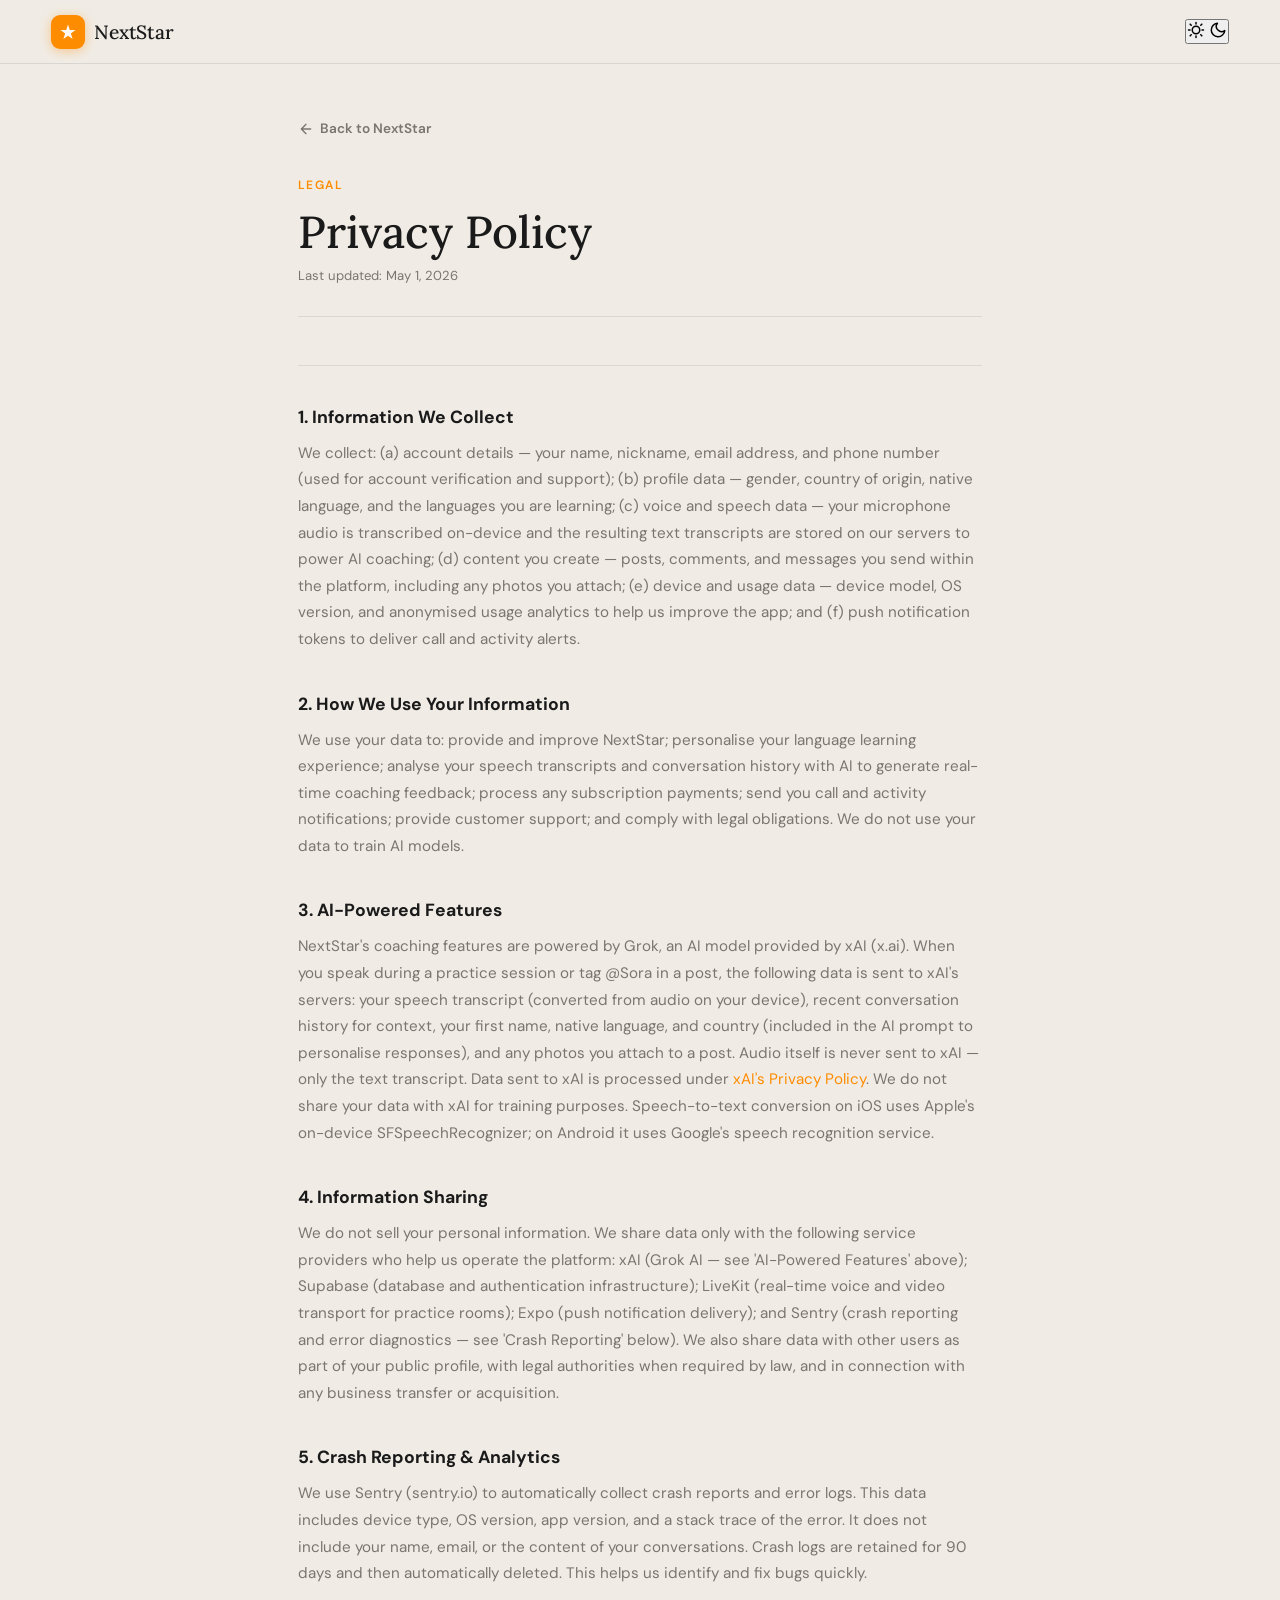
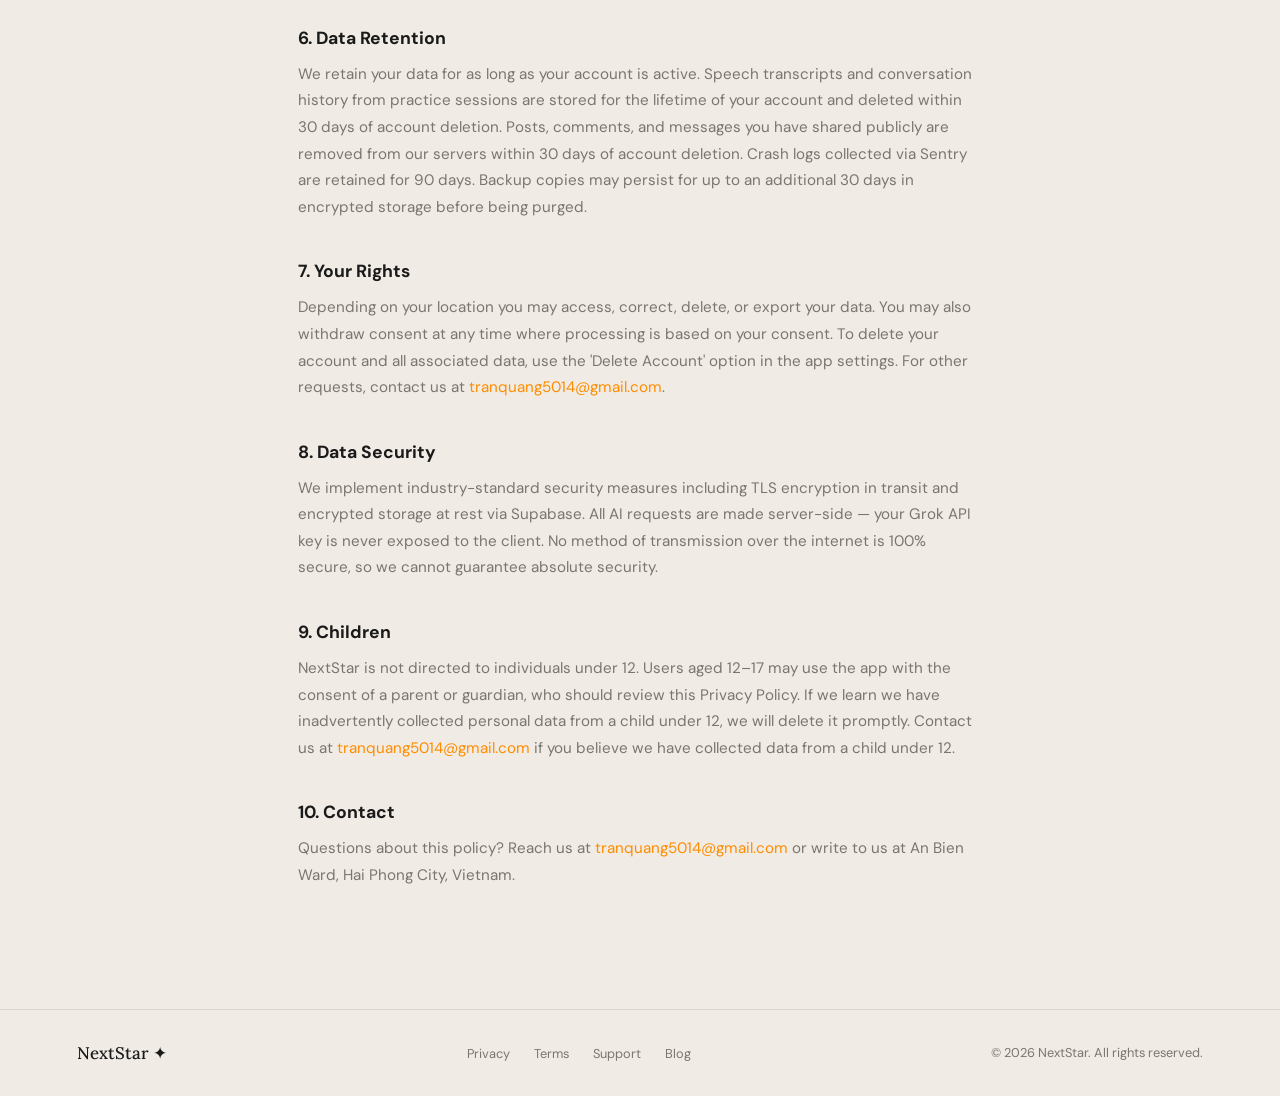
<file: privacy.html>
<!DOCTYPE html>
<html lang="en" data-theme="light">
<head>
<meta charset="UTF-8" />
<meta name="viewport" content="width=device-width, initial-scale=1.0" />
<link rel="icon" type="image/png" href="/assets/logo.png" />
<title>Privacy Policy — NextStar</title>
<meta name="description" content="NextStar Privacy Policy. Learn how we collect, use, and protect your personal information." />
<link rel="preconnect" href="https://fonts.googleapis.com" />
<link rel="preconnect" href="https://fonts.gstatic.com" crossorigin />
<link href="https://fonts.googleapis.com/css2?family=Lora:ital,wght@0,500;1,400&family=DM+Sans:wght@400;500;600;700&family=JetBrains+Mono:wght@400&display=swap" rel="stylesheet" />
<link rel="stylesheet" href="styles.css" />
<style>
  .policy-wrapper {
    max-width: 780px;
    margin: 0 auto;
    padding: 120px clamp(1.5rem, 5vw, 3rem) 80px;
  }
  .policy-eyebrow {
    font-size: 0.75rem;
    font-weight: 600;
    letter-spacing: 0.12em;
    text-transform: uppercase;
    color: var(--button);
    margin-bottom: 0.75rem;
  }
  .policy-title {
    font-family: 'Lora', serif;
    font-size: clamp(2rem, 4vw, 2.8rem);
    font-weight: 500;
    color: var(--text);
    line-height: 1.2;
    margin-bottom: 0.5rem;
  }
  .policy-updated {
    font-size: 0.82rem;
    color: var(--muted);
    margin-bottom: 3rem;
    padding-bottom: 2rem;
    border-bottom: 1px solid var(--border);
  }
  .policy-section {
    margin-bottom: 2.5rem;
  }
  .policy-section h2 {
    font-family: 'DM Sans', sans-serif;
    font-size: 1.1rem;
    font-weight: 700;
    color: var(--text);
    margin-bottom: 0.75rem;
  }
  .policy-section p,
  .policy-section li {
    font-size: 0.95rem;
    line-height: 1.75;
    color: var(--muted);
  }
  .policy-section ul {
    padding-left: 1.4rem;
    margin-top: 0.5rem;
    display: flex;
    flex-direction: column;
    gap: 0.35rem;
  }
  .policy-section a {
    color: var(--button);
    text-decoration: none;
  }
  .policy-section a:hover {
    text-decoration: underline;
  }
  .policy-divider {
    border: none;
    border-top: 1px solid var(--border);
    margin: 2.5rem 0;
  }
  .back-link {
    display: inline-flex;
    align-items: center;
    gap: 0.4rem;
    font-size: 0.85rem;
    font-weight: 600;
    color: var(--muted);
    text-decoration: none;
    margin-bottom: 2.5rem;
    transition: color 0.18s;
  }
  .back-link:hover { color: var(--text); }
  .back-link svg { flex-shrink: 0; }
</style>
</head>
<body>

<!-- ══════════════════════════════════════════════
     NAVBAR
══════════════════════════════════════════════ -->
<nav id="navbar">
  <a href="index.html" class="nav-logo">
    <div class="nav-logo-icon">
      <svg viewBox="0 0 24 24" fill="none" width="18" height="18">
        <path d="M12 2l2.4 7.4H22l-6.2 4.5 2.4 7.4L12 17l-6.2 4.3 2.4-7.4L2 9.4h7.6L12 2z" fill="white" opacity="0.95"/>
      </svg>
    </div>
    <span class="nav-logo-name">NextStar</span>
  </a>

  <div class="nav-right">
    <button id="themeToggle" class="theme-toggle" aria-label="Toggle theme">
      <svg class="icon-sun" viewBox="0 0 24 24" fill="none" width="18" height="18">
        <circle cx="12" cy="12" r="5" stroke="currentColor" stroke-width="2"/>
        <path d="M12 2v2M12 20v2M4.22 4.22l1.42 1.42M18.36 18.36l1.42 1.42M2 12h2M20 12h2M4.22 19.78l1.42-1.42M18.36 5.64l1.42-1.42" stroke="currentColor" stroke-width="2" stroke-linecap="round"/>
      </svg>
      <svg class="icon-moon" viewBox="0 0 24 24" fill="none" width="18" height="18">
        <path d="M21 12.79A9 9 0 1 1 11.21 3 7 7 0 0 0 21 12.79z" stroke="currentColor" stroke-width="2" stroke-linecap="round" stroke-linejoin="round"/>
      </svg>
    </button>
  </div>
</nav>

<!-- ══════════════════════════════════════════════
     PRIVACY POLICY CONTENT
══════════════════════════════════════════════ -->
<main>
  <div class="policy-wrapper">

    <a href="index.html" class="back-link">
      <svg viewBox="0 0 24 24" fill="none" width="16" height="16">
        <path d="M19 12H5M12 5l-7 7 7 7" stroke="currentColor" stroke-width="2" stroke-linecap="round" stroke-linejoin="round"/>
      </svg>
      Back to NextStar
    </a>

    <p class="policy-eyebrow">Legal</p>
    <h1 class="policy-title">Privacy Policy</h1>
    <p class="policy-updated">Last updated: May 1, 2026</p>

    <hr class="policy-divider" />

    <div class="policy-section">
      <h2>1. Information We Collect</h2>
      <p>We collect: (a) account details — your name, nickname, email address, and phone number (used for account verification and support); (b) profile data — gender, country of origin, native language, and the languages you are learning; (c) voice and speech data — your microphone audio is transcribed on-device and the resulting text transcripts are stored on our servers to power AI coaching; (d) content you create — posts, comments, and messages you send within the platform, including any photos you attach; (e) device and usage data — device model, OS version, and anonymised usage analytics to help us improve the app; and (f) push notification tokens to deliver call and activity alerts.</p>
    </div>

    <div class="policy-section">
      <h2>2. How We Use Your Information</h2>
      <p>We use your data to: provide and improve NextStar; personalise your language learning experience; analyse your speech transcripts and conversation history with AI to generate real-time coaching feedback; process any subscription payments; send you call and activity notifications; provide customer support; and comply with legal obligations. We do not use your data to train AI models.</p>
    </div>

    <div class="policy-section">
      <h2>3. AI-Powered Features</h2>
      <p>NextStar's coaching features are powered by Grok, an AI model provided by xAI (x.ai). When you speak during a practice session or tag @Sora in a post, the following data is sent to xAI's servers: your speech transcript (converted from audio on your device), recent conversation history for context, your first name, native language, and country (included in the AI prompt to personalise responses), and any photos you attach to a post. Audio itself is never sent to xAI — only the text transcript. Data sent to xAI is processed under <a href="https://x.ai/privacy" target="_blank" rel="noopener noreferrer">xAI's Privacy Policy</a>. We do not share your data with xAI for training purposes. Speech-to-text conversion on iOS uses Apple's on-device SFSpeechRecognizer; on Android it uses Google's speech recognition service.</p>
    </div>

    <div class="policy-section">
      <h2>4. Information Sharing</h2>
      <p>We do not sell your personal information. We share data only with the following service providers who help us operate the platform: xAI (Grok AI — see 'AI-Powered Features' above); Supabase (database and authentication infrastructure); LiveKit (real-time voice and video transport for practice rooms); Expo (push notification delivery); and Sentry (crash reporting and error diagnostics — see 'Crash Reporting' below). We also share data with other users as part of your public profile, with legal authorities when required by law, and in connection with any business transfer or acquisition.</p>
    </div>

    <div class="policy-section">
      <h2>5. Crash Reporting &amp; Analytics</h2>
      <p>We use Sentry (sentry.io) to automatically collect crash reports and error logs. This data includes device type, OS version, app version, and a stack trace of the error. It does not include your name, email, or the content of your conversations. Crash logs are retained for 90 days and then automatically deleted. This helps us identify and fix bugs quickly.</p>
    </div>

    <div class="policy-section">
      <h2>6. Data Retention</h2>
      <p>We retain your data for as long as your account is active. Speech transcripts and conversation history from practice sessions are stored for the lifetime of your account and deleted within 30 days of account deletion. Posts, comments, and messages you have shared publicly are removed from our servers within 30 days of account deletion. Crash logs collected via Sentry are retained for 90 days. Backup copies may persist for up to an additional 30 days in encrypted storage before being purged.</p>
    </div>

    <div class="policy-section">
      <h2>7. Your Rights</h2>
      <p>Depending on your location you may access, correct, delete, or export your data. You may also withdraw consent at any time where processing is based on your consent. To delete your account and all associated data, use the 'Delete Account' option in the app settings. For other requests, contact us at <a href="mailto:tranquang5014@gmail.com">tranquang5014@gmail.com</a>.</p>
    </div>

    <div class="policy-section">
      <h2>8. Data Security</h2>
      <p>We implement industry-standard security measures including TLS encryption in transit and encrypted storage at rest via Supabase. All AI requests are made server-side — your Grok API key is never exposed to the client. No method of transmission over the internet is 100% secure, so we cannot guarantee absolute security.</p>
    </div>

    <div class="policy-section">
      <h2>9. Children</h2>
      <p>NextStar is not directed to individuals under 12. Users aged 12–17 may use the app with the consent of a parent or guardian, who should review this Privacy Policy. If we learn we have inadvertently collected personal data from a child under 12, we will delete it promptly. Contact us at <a href="mailto:tranquang5014@gmail.com">tranquang5014@gmail.com</a> if you believe we have collected data from a child under 12.</p>
    </div>

    <div class="policy-section">
      <h2>10. Contact</h2>
      <p>Questions about this policy? Reach us at <a href="mailto:tranquang5014@gmail.com">tranquang5014@gmail.com</a> or write to us at An Bien Ward, Hai Phong City, Vietnam.</p>
    </div>

  </div>
</main>

<!-- ══════════════════════════════════════════════
     FOOTER
══════════════════════════════════════════════ -->
<footer>
  <span class="footer-brand">NextStar ✦</span>
  <ul class="footer-links">
    <li><a href="privacy.html">Privacy</a></li>
    <li><a href="terms.html">Terms</a></li>
    <li><a href="support.html">Support</a></li>
    <li><a href="#">Blog</a></li>
  </ul>
  <span class="footer-copy">© 2026 NextStar. All rights reserved.</span>
</footer>

<script>
  const root = document.documentElement;
  const btn  = document.getElementById('themeToggle');
  const saved = localStorage.getItem('ns-theme') || 'light';
  root.setAttribute('data-theme', saved);
  btn.addEventListener('click', () => {
    const next = root.getAttribute('data-theme') === 'dark' ? 'light' : 'dark';
    root.setAttribute('data-theme', next);
    localStorage.setItem('ns-theme', next);
  });

  const nav = document.getElementById('navbar');
  window.addEventListener('scroll', () => {
    nav.classList.toggle('scrolled', window.scrollY > 10);
  }, { passive: true });
</script>
</body>
</html>
</file>
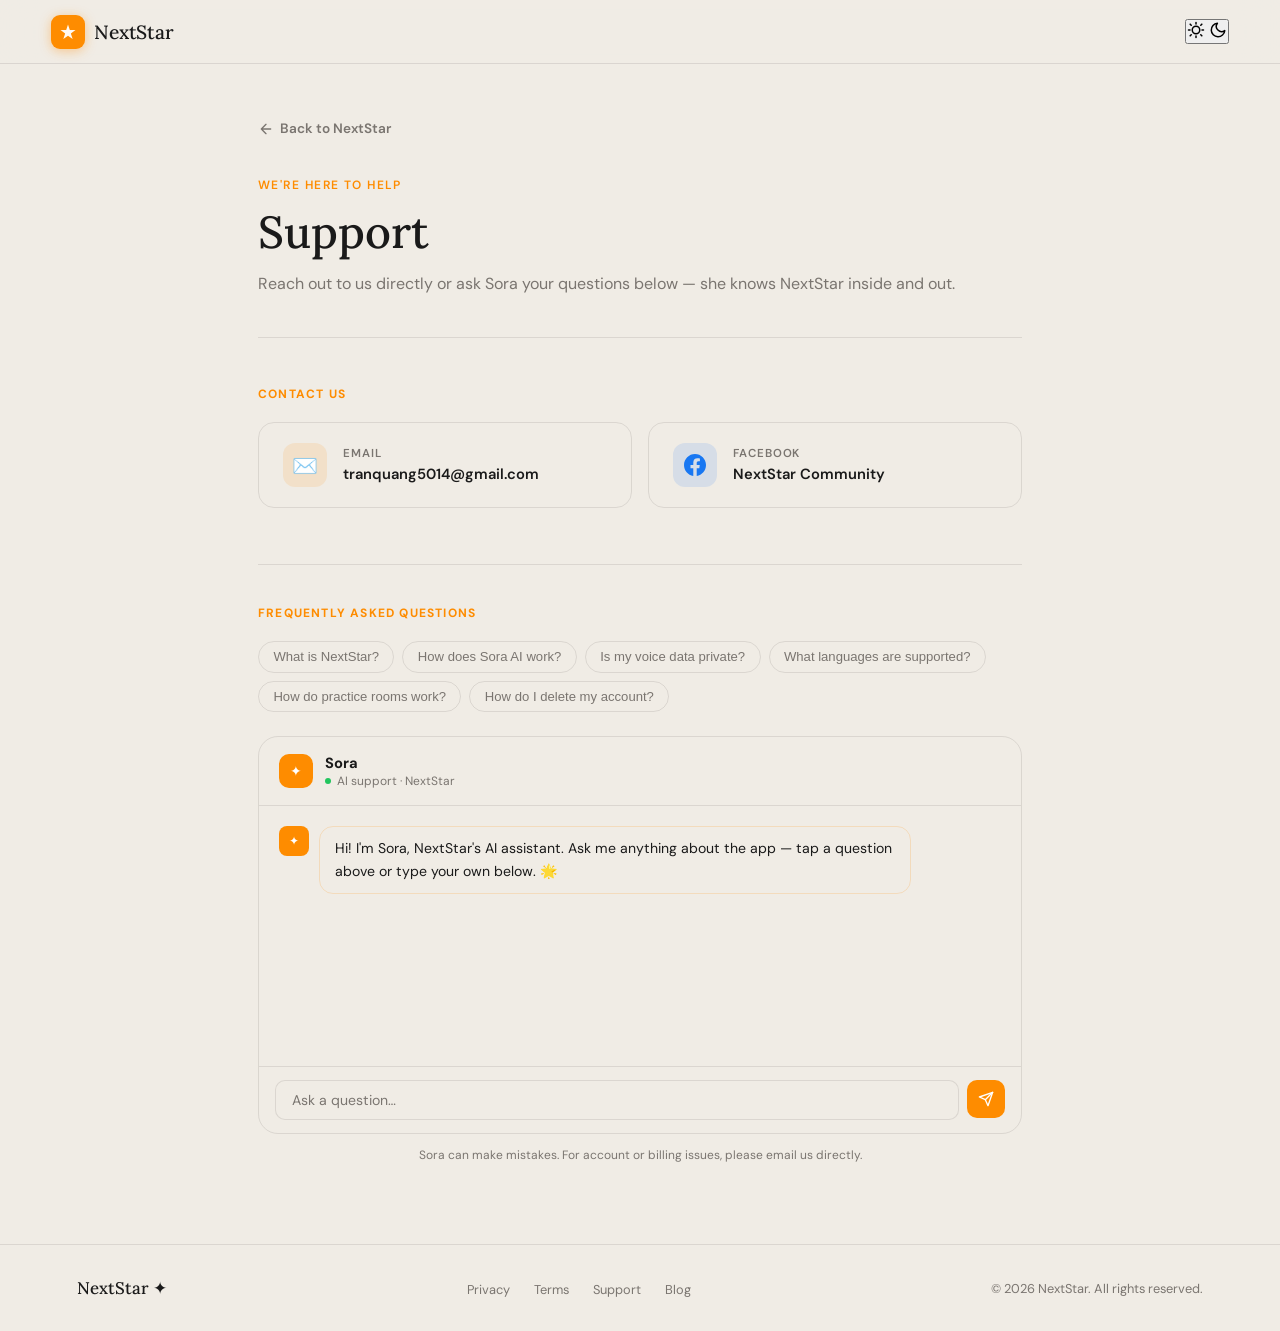
<file: support.html>
<!DOCTYPE html>
<html lang="en" data-theme="light">
<head>
<meta charset="UTF-8" />
<meta name="viewport" content="width=device-width, initial-scale=1.0" />
<link rel="icon" type="image/png" href="/assets/logo.png" />
<title>Support — NextStar</title>
<meta name="description" content="Get help with NextStar. Contact our team, visit our Facebook page, or ask Sora your questions." />
<link rel="preconnect" href="https://fonts.googleapis.com" />
<link rel="preconnect" href="https://fonts.gstatic.com" crossorigin />
<link href="https://fonts.googleapis.com/css2?family=Lora:ital,wght@0,500;1,400&family=DM+Sans:wght@400;500;600;700&family=JetBrains+Mono:wght@400&display=swap" rel="stylesheet" />
<link rel="stylesheet" href="styles.css" />
<style>
  /* ── Page layout ── */
  .support-wrapper {
    max-width: 860px;
    margin: 0 auto;
    padding: 120px clamp(1.5rem, 5vw, 3rem) 80px;
  }

  /* ── Header ── */
  .support-eyebrow {
    font-size: 0.75rem;
    font-weight: 600;
    letter-spacing: 0.12em;
    text-transform: uppercase;
    color: var(--button);
    margin-bottom: 0.75rem;
  }
  .support-title {
    font-family: 'Lora', serif;
    font-size: clamp(2rem, 4vw, 2.8rem);
    font-weight: 500;
    color: var(--text);
    line-height: 1.2;
    margin-bottom: 0.75rem;
  }
  .support-subtitle {
    font-size: 1rem;
    line-height: 1.65;
    color: var(--muted);
    margin-bottom: 3rem;
    padding-bottom: 2.5rem;
    border-bottom: 1px solid var(--border);
  }

  /* ── Back link ── */
  .back-link {
    display: inline-flex;
    align-items: center;
    gap: 0.4rem;
    font-size: 0.85rem;
    font-weight: 600;
    color: var(--muted);
    text-decoration: none;
    margin-bottom: 2.5rem;
    transition: color 0.18s;
  }
  .back-link:hover { color: var(--text); }

  /* ── Section headings ── */
  .support-section-title {
    font-family: 'DM Sans', sans-serif;
    font-size: 0.75rem;
    font-weight: 700;
    letter-spacing: 0.1em;
    text-transform: uppercase;
    color: var(--button);
    margin-bottom: 1.25rem;
  }

  /* ── Contact cards ── */
  .contact-grid {
    display: grid;
    grid-template-columns: 1fr 1fr;
    gap: 1rem;
    margin-bottom: 3.5rem;
  }
  @media (max-width: 560px) {
    .contact-grid { grid-template-columns: 1fr; }
  }
  .contact-card {
    display: flex;
    align-items: center;
    gap: 1rem;
    padding: 1.25rem 1.5rem;
    border-radius: 16px;
    border: 1px solid var(--border);
    background: var(--card);
    text-decoration: none;
    transition: border-color 0.2s, transform 0.18s, box-shadow 0.2s;
  }
  .contact-card:hover {
    border-color: var(--button);
    transform: translateY(-2px);
    box-shadow: 0 6px 24px color-mix(in srgb, var(--button) 12%, transparent);
  }
  .contact-card-icon {
    width: 44px;
    height: 44px;
    border-radius: 12px;
    display: flex;
    align-items: center;
    justify-content: center;
    flex-shrink: 0;
    font-size: 1.3rem;
  }
  .contact-card-icon.email-icon {
    background: color-mix(in srgb, var(--button) 12%, transparent);
  }
  .contact-card-icon.fb-icon {
    background: color-mix(in srgb, #1877F2 12%, transparent);
  }
  .contact-card-text {
    display: flex;
    flex-direction: column;
    gap: 0.15rem;
  }
  .contact-card-label {
    font-size: 0.72rem;
    font-weight: 600;
    letter-spacing: 0.08em;
    text-transform: uppercase;
    color: var(--muted);
  }
  .contact-card-value {
    font-size: 0.92rem;
    font-weight: 600;
    color: var(--text);
  }

  /* ── FAQ divider ── */
  .support-divider {
    border: none;
    border-top: 1px solid var(--border);
    margin: 0 0 2.5rem;
  }

  /* ── FAQ preset chips ── */
  .faq-chips {
    display: flex;
    flex-wrap: wrap;
    gap: 0.5rem;
    margin-bottom: 1.5rem;
  }
  .faq-chip {
    padding: 0.45rem 0.9rem;
    border-radius: 99px;
    border: 1px solid var(--border);
    background: var(--card);
    font-size: 0.82rem;
    font-weight: 500;
    color: var(--muted);
    cursor: pointer;
    transition: border-color 0.18s, color 0.18s, background 0.18s;
    white-space: nowrap;
  }
  .faq-chip:hover {
    border-color: var(--button);
    color: var(--text);
    background: color-mix(in srgb, var(--button) 7%, transparent);
  }

  /* ── FAQ chat window ── */
  .faq-chat-box {
    border: 1px solid var(--border);
    border-radius: 20px;
    overflow: hidden;
    background: var(--card);
  }
  .faq-chat-header {
    display: flex;
    align-items: center;
    gap: 0.75rem;
    padding: 1rem 1.25rem;
    border-bottom: 1px solid var(--border);
    background: color-mix(in srgb, var(--button) 5%, var(--card));
  }
  .faq-chat-av {
    width: 34px;
    height: 34px;
    border-radius: 10px;
    background: var(--button);
    color: white;
    display: flex;
    align-items: center;
    justify-content: center;
    font-size: 0.9rem;
    flex-shrink: 0;
  }
  .faq-chat-name {
    font-size: 0.92rem;
    font-weight: 700;
    color: var(--text);
  }
  .faq-chat-status {
    font-size: 0.75rem;
    color: var(--muted);
    display: flex;
    align-items: center;
    gap: 0.35rem;
  }
  .faq-status-dot {
    width: 6px;
    height: 6px;
    border-radius: 50%;
    background: #22c55e;
    animation: pulse 2s infinite;
  }
  @keyframes pulse {
    0%, 100% { opacity: 1; }
    50% { opacity: 0.4; }
  }
  .faq-messages {
    min-height: 260px;
    max-height: 420px;
    overflow-y: auto;
    padding: 1.25rem;
    display: flex;
    flex-direction: column;
    gap: 0.85rem;
    scroll-behavior: smooth;
  }
  .faq-msg {
    display: flex;
    gap: 0.6rem;
    align-items: flex-start;
  }
  .faq-msg.user-msg {
    flex-direction: row-reverse;
  }
  .faq-msg-av {
    width: 30px;
    height: 30px;
    border-radius: 8px;
    background: var(--button);
    color: white;
    display: flex;
    align-items: center;
    justify-content: center;
    font-size: 0.75rem;
    flex-shrink: 0;
  }
  .faq-msg.user-msg .faq-msg-av {
    background: var(--muted);
  }
  .faq-msg-bubble {
    max-width: 82%;
    padding: 0.65rem 0.95rem;
    border-radius: 14px;
    font-size: 0.88rem;
    line-height: 1.6;
    color: var(--text);
    background: color-mix(in srgb, var(--button) 9%, var(--card));
    border: 1px solid color-mix(in srgb, var(--button) 18%, transparent);
  }
  .faq-msg.user-msg .faq-msg-bubble {
    background: var(--button);
    color: white;
    border-color: transparent;
  }
  .faq-typing {
    display: flex;
    gap: 4px;
    align-items: center;
    padding: 0.65rem 0.95rem;
    border-radius: 14px;
    background: color-mix(in srgb, var(--button) 9%, var(--card));
    border: 1px solid color-mix(in srgb, var(--button) 18%, transparent);
    width: fit-content;
  }
  .faq-typing-dot {
    width: 6px;
    height: 6px;
    border-radius: 50%;
    background: var(--muted);
    animation: bounce 1.2s infinite;
  }
  .faq-typing-dot:nth-child(2) { animation-delay: 0.2s; }
  .faq-typing-dot:nth-child(3) { animation-delay: 0.4s; }
  @keyframes bounce {
    0%, 80%, 100% { transform: translateY(0); opacity: 0.4; }
    40% { transform: translateY(-5px); opacity: 1; }
  }
  .faq-input-row {
    display: flex;
    gap: 0.5rem;
    padding: 0.85rem 1rem;
    border-top: 1px solid var(--border);
    background: var(--card);
  }
  .faq-input {
    flex: 1;
    padding: 0.6rem 1rem;
    border-radius: 10px;
    border: 1px solid var(--border);
    background: var(--bg);
    color: var(--text);
    font-size: 0.88rem;
    font-family: 'DM Sans', sans-serif;
    outline: none;
    transition: border-color 0.18s;
  }
  .faq-input:focus { border-color: var(--button); }
  .faq-input::placeholder { color: var(--muted); }
  .faq-send-btn {
    width: 38px;
    height: 38px;
    border-radius: 10px;
    border: none;
    background: var(--button);
    color: white;
    cursor: pointer;
    display: flex;
    align-items: center;
    justify-content: center;
    transition: opacity 0.18s, transform 0.15s;
    flex-shrink: 0;
  }
  .faq-send-btn:hover { opacity: 0.88; transform: scale(1.05); }
  .faq-send-btn:disabled { opacity: 0.4; cursor: not-allowed; transform: none; }

  /* ── Disclaimer ── */
  .faq-disclaimer {
    margin-top: 0.75rem;
    font-size: 0.75rem;
    color: var(--muted);
    text-align: center;
    line-height: 1.5;
  }
</style>
</head>
<body>

<!-- ══════════════════════════════════════════════
     NAVBAR
══════════════════════════════════════════════ -->
<nav id="navbar">
  <a href="index.html" class="nav-logo">
    <div class="nav-logo-icon">
      <svg viewBox="0 0 24 24" fill="none" width="18" height="18">
        <path d="M12 2l2.4 7.4H22l-6.2 4.5 2.4 7.4L12 17l-6.2 4.3 2.4-7.4L2 9.4h7.6L12 2z" fill="white" opacity="0.95"/>
      </svg>
    </div>
    <span class="nav-logo-name">NextStar</span>
  </a>

  <div class="nav-right">
    <button id="themeToggle" class="theme-toggle" aria-label="Toggle theme">
      <svg class="icon-sun" viewBox="0 0 24 24" fill="none" width="18" height="18">
        <circle cx="12" cy="12" r="5" stroke="currentColor" stroke-width="2"/>
        <path d="M12 2v2M12 20v2M4.22 4.22l1.42 1.42M18.36 18.36l1.42 1.42M2 12h2M20 12h2M4.22 19.78l1.42-1.42M18.36 5.64l1.42-1.42" stroke="currentColor" stroke-width="2" stroke-linecap="round"/>
      </svg>
      <svg class="icon-moon" viewBox="0 0 24 24" fill="none" width="18" height="18">
        <path d="M21 12.79A9 9 0 1 1 11.21 3 7 7 0 0 0 21 12.79z" stroke="currentColor" stroke-width="2" stroke-linecap="round" stroke-linejoin="round"/>
      </svg>
    </button>
  </div>
</nav>

<!-- ══════════════════════════════════════════════
     SUPPORT CONTENT
══════════════════════════════════════════════ -->
<main>
  <div class="support-wrapper">

    <a href="index.html" class="back-link">
      <svg viewBox="0 0 24 24" fill="none" width="16" height="16">
        <path d="M19 12H5M12 5l-7 7 7 7" stroke="currentColor" stroke-width="2" stroke-linecap="round" stroke-linejoin="round"/>
      </svg>
      Back to NextStar
    </a>

    <p class="support-eyebrow">We're here to help</p>
    <h1 class="support-title">Support</h1>
    <p class="support-subtitle">Reach out to us directly or ask Sora your questions below — she knows NextStar inside and out.</p>

    <!-- Contact section -->
    <p class="support-section-title">Contact us</p>
    <div class="contact-grid">

      <a href="mailto:tranquang5014@gmail.com" class="contact-card">
        <div class="contact-card-icon email-icon">✉️</div>
        <div class="contact-card-text">
          <span class="contact-card-label">Email</span>
          <span class="contact-card-value">tranquang5014@gmail.com</span>
        </div>
      </a>

      <a href="https://www.facebook.com/profile.php?id=61575375467036" target="_blank" rel="noopener noreferrer" class="contact-card">
        <div class="contact-card-icon fb-icon">
          <svg width="22" height="22" viewBox="0 0 24 24" fill="#1877F2">
            <path d="M24 12.073C24 5.405 18.627 0 12 0S0 5.405 0 12.073C0 18.1 4.388 23.094 10.125 24v-8.437H7.078v-3.49h3.047V9.41c0-3.025 1.792-4.697 4.533-4.697 1.312 0 2.686.235 2.686.235v2.97h-1.513c-1.491 0-1.956.93-1.956 1.887v2.255h3.328l-.532 3.49h-2.796V24C19.612 23.094 24 18.1 24 12.073z"/>
          </svg>
        </div>
        <div class="contact-card-text">
          <span class="contact-card-label">Facebook</span>
          <span class="contact-card-value">NextStar Community</span>
        </div>
      </a>

    </div>

    <!-- FAQ section -->
    <hr class="support-divider" />
    <p class="support-section-title">Frequently asked questions</p>

    <div class="faq-chips" id="faqChips">
      <button class="faq-chip" data-q="What is NextStar?">What is NextStar?</button>
      <button class="faq-chip" data-q="How does Sora AI work?">How does Sora AI work?</button>
      <button class="faq-chip" data-q="Is my voice data private?">Is my voice data private?</button>
      <button class="faq-chip" data-q="What languages are supported?">What languages are supported?</button>
      <button class="faq-chip" data-q="How do practice rooms work?">How do practice rooms work?</button>
      <button class="faq-chip" data-q="How do I delete my account?">How do I delete my account?</button>
    </div>

    <div class="faq-chat-box">
      <div class="faq-chat-header">
        <div class="faq-chat-av">✦</div>
        <div>
          <div class="faq-chat-name">Sora</div>
          <div class="faq-chat-status">
            <span class="faq-status-dot"></span>
            AI support · NextStar
          </div>
        </div>
      </div>

      <div class="faq-messages" id="faqMessages">
        <div class="faq-msg">
          <div class="faq-msg-av">✦</div>
          <div class="faq-msg-bubble">Hi! I'm Sora, NextStar's AI assistant. Ask me anything about the app — tap a question above or type your own below. 🌟</div>
        </div>
      </div>

      <div class="faq-input-row">
        <input
          type="text"
          id="faqInput"
          class="faq-input"
          placeholder="Ask a question…"
          autocomplete="off"
          maxlength="500"
        />
        <button class="faq-send-btn" id="faqSend" aria-label="Send">
          <svg viewBox="0 0 24 24" fill="none" width="16" height="16">
            <line x1="22" y1="2" x2="11" y2="13" stroke="currentColor" stroke-width="2" stroke-linecap="round"/>
            <polygon points="22 2 15 22 11 13 2 9 22 2" stroke="currentColor" stroke-width="2" stroke-linejoin="round" fill="none"/>
          </svg>
        </button>
      </div>
    </div>

    <p class="faq-disclaimer">Sora can make mistakes. For account or billing issues, please email us directly.</p>

  </div>
</main>

<!-- ══════════════════════════════════════════════
     FOOTER
══════════════════════════════════════════════ -->
<footer>
  <span class="footer-brand">NextStar ✦</span>
  <ul class="footer-links">
    <li><a href="privacy.html">Privacy</a></li>
    <li><a href="terms.html">Terms</a></li>
    <li><a href="support.html">Support</a></li>
    <li><a href="#">Blog</a></li>
  </ul>
  <span class="footer-copy">© 2026 NextStar. All rights reserved.</span>
</footer>

<script>
  /* ── Theme ── */
  const root  = document.documentElement;
  const btn   = document.getElementById('themeToggle');
  const saved = localStorage.getItem('ns-theme') || 'light';
  root.setAttribute('data-theme', saved);
  btn.addEventListener('click', () => {
    const next = root.getAttribute('data-theme') === 'dark' ? 'light' : 'dark';
    root.setAttribute('data-theme', next);
    localStorage.setItem('ns-theme', next);
  });

  const nav = document.getElementById('navbar');
  window.addEventListener('scroll', () => {
    nav.classList.toggle('scrolled', window.scrollY > 10);
  }, { passive: true });

  /* ── FAQ chat ── */
  const SYSTEM_PROMPT = `You are Sora, NextStar's AI support assistant. NextStar is a social language learning app where users practice speaking with real people and with Sora, an AI language coach powered by Grok (xAI). Key facts:
- Live practice rooms: 2 users + Sora AI per room, matched by language level
- Languages supported: Vietnamese, English, Mandarin Chinese, and more at launch
- Speech is transcribed on-device (iOS uses Apple SFSpeechRecognizer; Android uses Google speech recognition). Only text transcripts — never raw audio — are sent to xAI servers for AI coaching.
- Session transcripts with coaching notes are saved after each session
- Community feed: users can post, comment, and tag @Sora for AI feedback
- Age requirement: 12+ (12–17 requires parental consent)
- Privacy: we do not sell user data and do not use conversations to train AI models
- To delete your account: go to Profile → Delete Account in the app settings
- Contact: tranquang5014@gmail.com
- Facebook: https://www.facebook.com/profile.php?id=61575375467036
Answer in 2–4 sentences. Be warm, clear, and helpful.`;

  const messagesEl = document.getElementById('faqMessages');
  const inputEl    = document.getElementById('faqInput');
  const sendBtn    = document.getElementById('faqSend');
  const chips      = document.querySelectorAll('.faq-chip');

  const history = [{ role: 'system', content: SYSTEM_PROMPT }];

  function scrollToBottom() {
    messagesEl.scrollTop = messagesEl.scrollHeight;
  }

  function addMessage(role, text) {
    const wrap = document.createElement('div');
    wrap.className = 'faq-msg' + (role === 'user' ? ' user-msg' : '');

    const av = document.createElement('div');
    av.className = 'faq-msg-av';
    av.textContent = role === 'user' ? 'You' : '✦';

    const bubble = document.createElement('div');
    bubble.className = 'faq-msg-bubble';
    bubble.textContent = text;

    wrap.appendChild(av);
    wrap.appendChild(bubble);
    messagesEl.appendChild(wrap);
    scrollToBottom();
    return wrap;
  }

  function showTyping() {
    const wrap = document.createElement('div');
    wrap.className = 'faq-msg';
    wrap.id = 'faqTyping';

    const av = document.createElement('div');
    av.className = 'faq-msg-av';
    av.textContent = '✦';

    const dots = document.createElement('div');
    dots.className = 'faq-typing';
    dots.innerHTML = '<div class="faq-typing-dot"></div><div class="faq-typing-dot"></div><div class="faq-typing-dot"></div>';

    wrap.appendChild(av);
    wrap.appendChild(dots);
    messagesEl.appendChild(wrap);
    scrollToBottom();
  }

  function removeTyping() {
    const el = document.getElementById('faqTyping');
    if (el) el.remove();
  }

  async function ask(text) {
    if (!text.trim()) return;

    addMessage('user', text);
    history.push({ role: 'user', content: text });
    inputEl.value = '';
    sendBtn.disabled = true;
    showTyping();

    try {
      const res = await fetch('/api/chat', {
        method: 'POST',
        headers: { 'Content-Type': 'application/json' },
        body: JSON.stringify({ messages: history }),
      });

      removeTyping();

      if (!res.ok) throw new Error('Request failed');

      const data = await res.json();
      const reply = data.choices?.[0]?.message?.content || "Sorry, I couldn't get an answer right now. Please try again or email us.";
      history.push({ role: 'assistant', content: reply });
      addMessage('assistant', reply);
    } catch {
      removeTyping();
      addMessage('assistant', "I'm having trouble connecting right now. Please email tranquang5014@gmail.com for help.");
    } finally {
      sendBtn.disabled = false;
      inputEl.focus();
    }
  }

  sendBtn.addEventListener('click', () => ask(inputEl.value));
  inputEl.addEventListener('keydown', e => {
    if (e.key === 'Enter' && !e.shiftKey) { e.preventDefault(); ask(inputEl.value); }
  });

  chips.forEach(chip => {
    chip.addEventListener('click', () => ask(chip.dataset.q));
  });
</script>
</body>
</html>
</file>
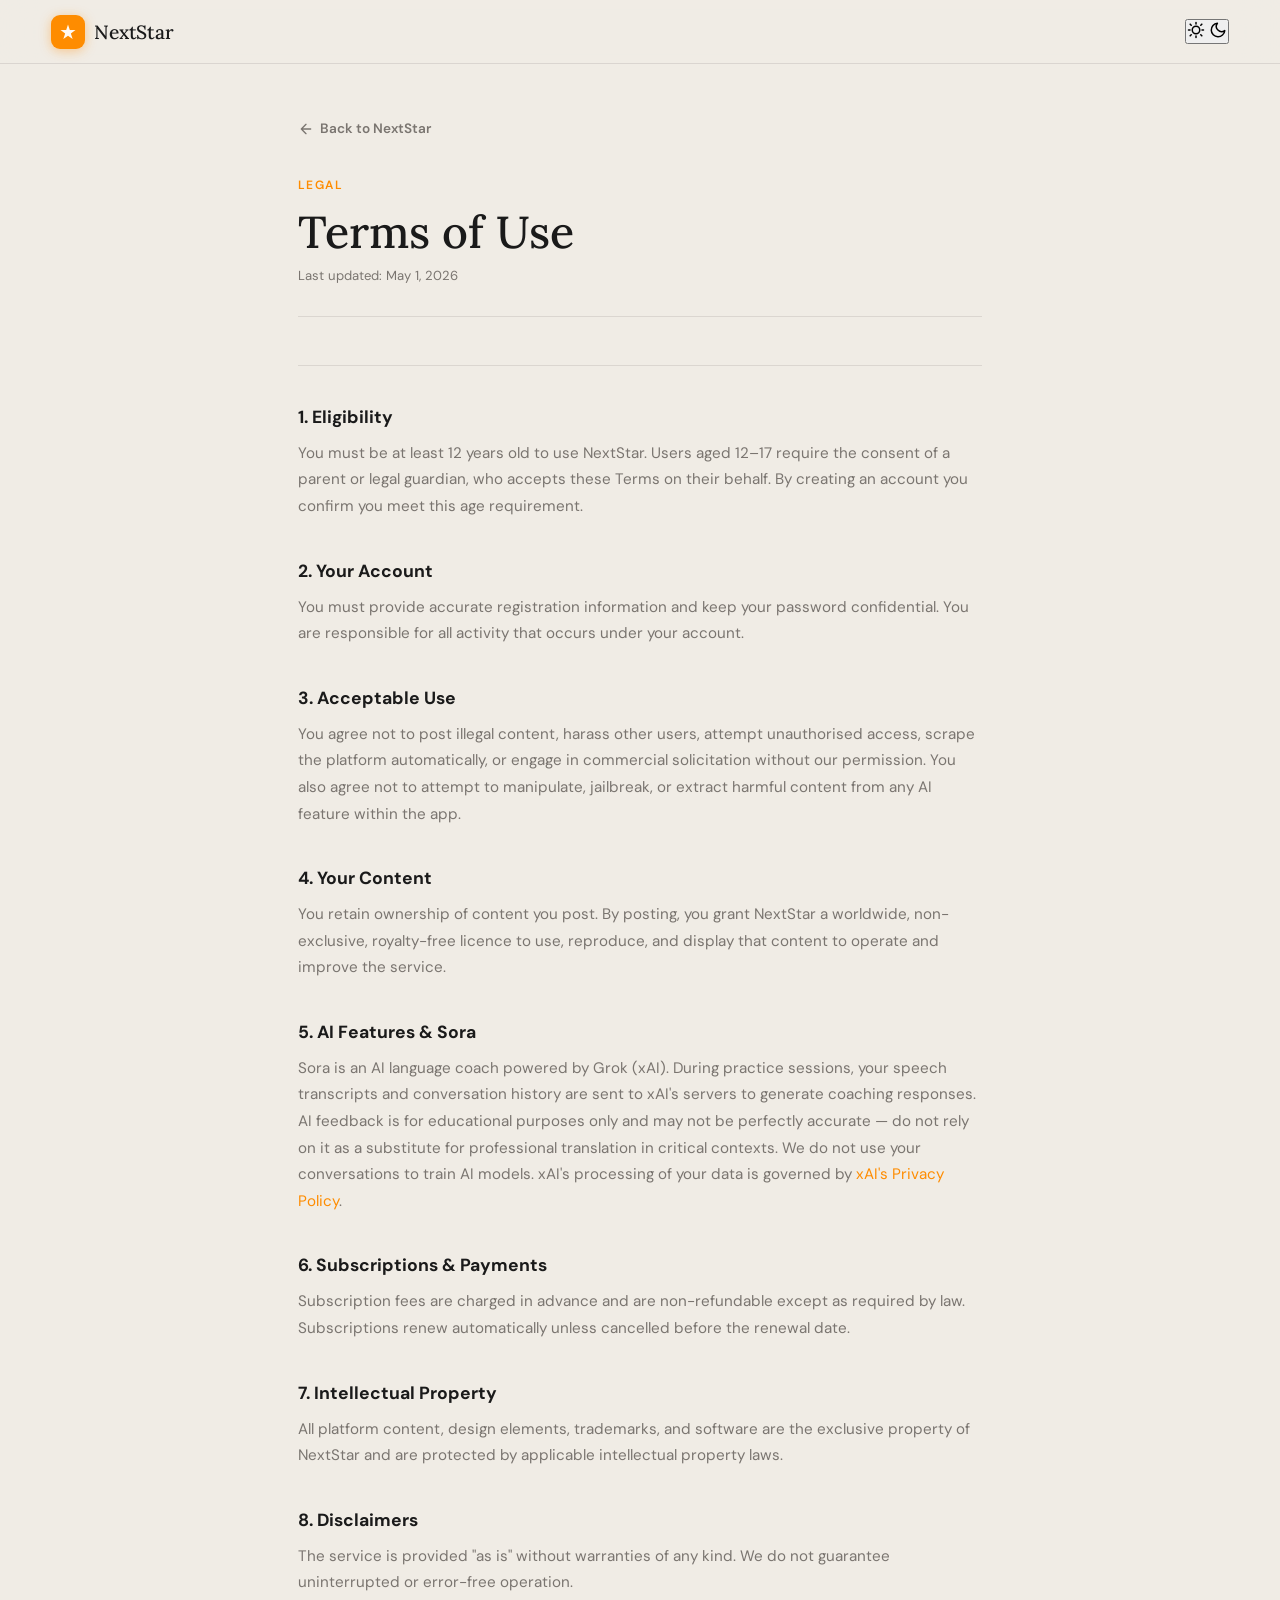
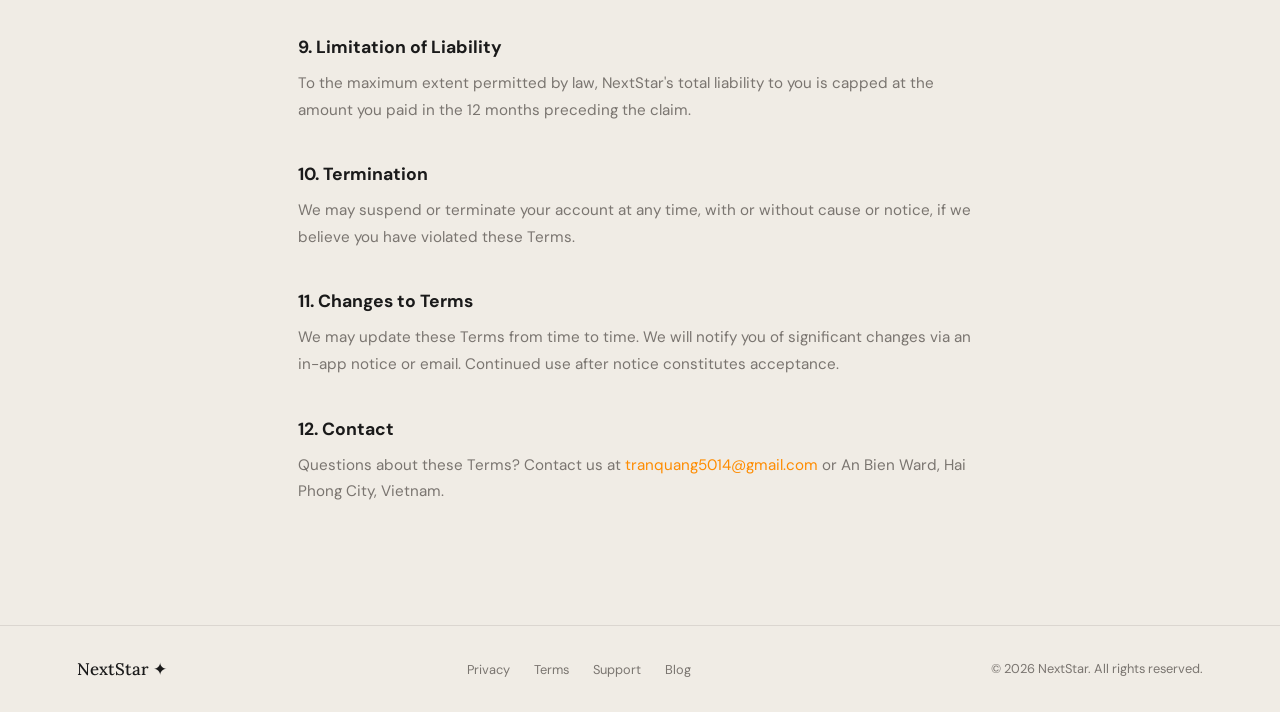
<file: terms.html>
<!DOCTYPE html>
<html lang="en" data-theme="light">
<head>
<meta charset="UTF-8" />
<meta name="viewport" content="width=device-width, initial-scale=1.0" />
<link rel="icon" type="image/png" href="/assets/logo.png" />
<title>Terms of Use — NextStar</title>
<meta name="description" content="NextStar Terms of Use. Read the terms and conditions governing your use of the NextStar platform." />
<link rel="preconnect" href="https://fonts.googleapis.com" />
<link rel="preconnect" href="https://fonts.gstatic.com" crossorigin />
<link href="https://fonts.googleapis.com/css2?family=Lora:ital,wght@0,500;1,400&family=DM+Sans:wght@400;500;600;700&family=JetBrains+Mono:wght@400&display=swap" rel="stylesheet" />
<link rel="stylesheet" href="styles.css" />
<style>
  .policy-wrapper {
    max-width: 780px;
    margin: 0 auto;
    padding: 120px clamp(1.5rem, 5vw, 3rem) 80px;
  }
  .policy-eyebrow {
    font-size: 0.75rem;
    font-weight: 600;
    letter-spacing: 0.12em;
    text-transform: uppercase;
    color: var(--button);
    margin-bottom: 0.75rem;
  }
  .policy-title {
    font-family: 'Lora', serif;
    font-size: clamp(2rem, 4vw, 2.8rem);
    font-weight: 500;
    color: var(--text);
    line-height: 1.2;
    margin-bottom: 0.5rem;
  }
  .policy-updated {
    font-size: 0.82rem;
    color: var(--muted);
    margin-bottom: 3rem;
    padding-bottom: 2rem;
    border-bottom: 1px solid var(--border);
  }
  .policy-section {
    margin-bottom: 2.5rem;
  }
  .policy-section h2 {
    font-family: 'DM Sans', sans-serif;
    font-size: 1.1rem;
    font-weight: 700;
    color: var(--text);
    margin-bottom: 0.75rem;
  }
  .policy-section p,
  .policy-section li {
    font-size: 0.95rem;
    line-height: 1.75;
    color: var(--muted);
  }
  .policy-section ul {
    padding-left: 1.4rem;
    margin-top: 0.5rem;
    display: flex;
    flex-direction: column;
    gap: 0.35rem;
  }
  .policy-section a {
    color: var(--button);
    text-decoration: none;
  }
  .policy-section a:hover {
    text-decoration: underline;
  }
  .policy-divider {
    border: none;
    border-top: 1px solid var(--border);
    margin: 2.5rem 0;
  }
  .back-link {
    display: inline-flex;
    align-items: center;
    gap: 0.4rem;
    font-size: 0.85rem;
    font-weight: 600;
    color: var(--muted);
    text-decoration: none;
    margin-bottom: 2.5rem;
    transition: color 0.18s;
  }
  .back-link:hover { color: var(--text); }
  .back-link svg { flex-shrink: 0; }
</style>
</head>
<body>

<!-- ══════════════════════════════════════════════
     NAVBAR
══════════════════════════════════════════════ -->
<nav id="navbar">
  <a href="index.html" class="nav-logo">
    <div class="nav-logo-icon">
      <svg viewBox="0 0 24 24" fill="none" width="18" height="18">
        <path d="M12 2l2.4 7.4H22l-6.2 4.5 2.4 7.4L12 17l-6.2 4.3 2.4-7.4L2 9.4h7.6L12 2z" fill="white" opacity="0.95"/>
      </svg>
    </div>
    <span class="nav-logo-name">NextStar</span>
  </a>

  <div class="nav-right">
    <button id="themeToggle" class="theme-toggle" aria-label="Toggle theme">
      <svg class="icon-sun" viewBox="0 0 24 24" fill="none" width="18" height="18">
        <circle cx="12" cy="12" r="5" stroke="currentColor" stroke-width="2"/>
        <path d="M12 2v2M12 20v2M4.22 4.22l1.42 1.42M18.36 18.36l1.42 1.42M2 12h2M20 12h2M4.22 19.78l1.42-1.42M18.36 5.64l1.42-1.42" stroke="currentColor" stroke-width="2" stroke-linecap="round"/>
      </svg>
      <svg class="icon-moon" viewBox="0 0 24 24" fill="none" width="18" height="18">
        <path d="M21 12.79A9 9 0 1 1 11.21 3 7 7 0 0 0 21 12.79z" stroke="currentColor" stroke-width="2" stroke-linecap="round" stroke-linejoin="round"/>
      </svg>
    </button>
  </div>
</nav>

<!-- ══════════════════════════════════════════════
     TERMS OF USE CONTENT
══════════════════════════════════════════════ -->
<main>
  <div class="policy-wrapper">

    <a href="index.html" class="back-link">
      <svg viewBox="0 0 24 24" fill="none" width="16" height="16">
        <path d="M19 12H5M12 5l-7 7 7 7" stroke="currentColor" stroke-width="2" stroke-linecap="round" stroke-linejoin="round"/>
      </svg>
      Back to NextStar
    </a>

    <p class="policy-eyebrow">Legal</p>
    <h1 class="policy-title">Terms of Use</h1>
    <p class="policy-updated">Last updated: May 1, 2026</p>

    <hr class="policy-divider" />

    <div class="policy-section">
      <h2>1. Eligibility</h2>
      <p>You must be at least 12 years old to use NextStar. Users aged 12–17 require the consent of a parent or legal guardian, who accepts these Terms on their behalf. By creating an account you confirm you meet this age requirement.</p>
    </div>

    <div class="policy-section">
      <h2>2. Your Account</h2>
      <p>You must provide accurate registration information and keep your password confidential. You are responsible for all activity that occurs under your account.</p>
    </div>

    <div class="policy-section">
      <h2>3. Acceptable Use</h2>
      <p>You agree not to post illegal content, harass other users, attempt unauthorised access, scrape the platform automatically, or engage in commercial solicitation without our permission. You also agree not to attempt to manipulate, jailbreak, or extract harmful content from any AI feature within the app.</p>
    </div>

    <div class="policy-section">
      <h2>4. Your Content</h2>
      <p>You retain ownership of content you post. By posting, you grant NextStar a worldwide, non-exclusive, royalty-free licence to use, reproduce, and display that content to operate and improve the service.</p>
    </div>

    <div class="policy-section">
      <h2>5. AI Features &amp; Sora</h2>
      <p>Sora is an AI language coach powered by Grok (xAI). During practice sessions, your speech transcripts and conversation history are sent to xAI's servers to generate coaching responses. AI feedback is for educational purposes only and may not be perfectly accurate — do not rely on it as a substitute for professional translation in critical contexts. We do not use your conversations to train AI models. xAI's processing of your data is governed by <a href="https://x.ai/privacy" target="_blank" rel="noopener noreferrer">xAI's Privacy Policy</a>.</p>
    </div>

    <div class="policy-section">
      <h2>6. Subscriptions &amp; Payments</h2>
      <p>Subscription fees are charged in advance and are non-refundable except as required by law. Subscriptions renew automatically unless cancelled before the renewal date.</p>
    </div>

    <div class="policy-section">
      <h2>7. Intellectual Property</h2>
      <p>All platform content, design elements, trademarks, and software are the exclusive property of NextStar and are protected by applicable intellectual property laws.</p>
    </div>

    <div class="policy-section">
      <h2>8. Disclaimers</h2>
      <p>The service is provided "as is" without warranties of any kind. We do not guarantee uninterrupted or error-free operation.</p>
    </div>

    <div class="policy-section">
      <h2>9. Limitation of Liability</h2>
      <p>To the maximum extent permitted by law, NextStar's total liability to you is capped at the amount you paid in the 12 months preceding the claim.</p>
    </div>

    <div class="policy-section">
      <h2>10. Termination</h2>
      <p>We may suspend or terminate your account at any time, with or without cause or notice, if we believe you have violated these Terms.</p>
    </div>

    <div class="policy-section">
      <h2>11. Changes to Terms</h2>
      <p>We may update these Terms from time to time. We will notify you of significant changes via an in-app notice or email. Continued use after notice constitutes acceptance.</p>
    </div>

    <div class="policy-section">
      <h2>12. Contact</h2>
      <p>Questions about these Terms? Contact us at <a href="mailto:tranquang5014@gmail.com">tranquang5014@gmail.com</a> or An Bien Ward, Hai Phong City, Vietnam.</p>
    </div>

  </div>
</main>

<!-- ══════════════════════════════════════════════
     FOOTER
══════════════════════════════════════════════ -->
<footer>
  <span class="footer-brand">NextStar ✦</span>
  <ul class="footer-links">
    <li><a href="privacy.html">Privacy</a></li>
    <li><a href="terms.html">Terms</a></li>
    <li><a href="support.html">Support</a></li>
    <li><a href="#">Blog</a></li>
  </ul>
  <span class="footer-copy">© 2026 NextStar. All rights reserved.</span>
</footer>

<script>
  const root = document.documentElement;
  const btn  = document.getElementById('themeToggle');
  const saved = localStorage.getItem('ns-theme') || 'light';
  root.setAttribute('data-theme', saved);
  btn.addEventListener('click', () => {
    const next = root.getAttribute('data-theme') === 'dark' ? 'light' : 'dark';
    root.setAttribute('data-theme', next);
    localStorage.setItem('ns-theme', next);
  });

  const nav = document.getElementById('navbar');
  window.addEventListener('scroll', () => {
    nav.classList.toggle('scrolled', window.scrollY > 10);
  }, { passive: true });
</script>
</body>
</html>
</file>
<file: styles.css>
/* ═══════════════════════════════════════════════
   NextStar — styles.css
   Kinso-inspired layout · Stage/spotlight brand
═══════════════════════════════════════════════ */

:root {
  --ease-spring: cubic-bezier(0.34, 1.56, 0.64, 1);
  --ease-out:    cubic-bezier(0.22, 1, 0.36, 1);
}

[data-theme="light"] {
  --bg:          #f0ece5;
  --surface:     #e4ddd4;
  --surface2:    #d8d0c6;
  --border:      rgba(46,44,42,0.11);
  --text:        #1a1a1a;
  --muted:       #7a7570;
  --button:      #FE8C00;
  --teal:        #4a9e80;
  --amber:       #c8821a;
  --accent:      #e8a87c;
  --card-bg:     #ffffff;
  --card-shadow: 0 8px 48px rgba(26,26,26,0.10);
  --mesh-a:      rgba(254,140,0,0.14);
  --mesh-b:      rgba(74,158,128,0.10);
  --mesh-c:      rgba(200,130,26,0.08);
  --star-op:     0.4;
}

[data-theme="dark"] {
  --bg:          #0d0f14;
  --surface:     #141720;
  --surface2:    #1c2030;
  --border:      #252a3a;
  --text:        #eef0f6;
  --muted:       #5a6180;
  --button:      #f5a623;
  --teal:        #3ee8b5;
  --amber:       #f5a623;
  --accent:      #3ee8b5;
  --card-bg:     #1c2030;
  --card-shadow: 0 8px 48px rgba(0,0,0,0.55);
  --mesh-a:      rgba(245,166,35,0.10);
  --mesh-b:      rgba(62,232,181,0.08);
  --mesh-c:      rgba(91,141,238,0.06);
  --star-op:     0.9;
}

/* ── RESET ───────────────────────────────────── */
*, *::before, *::after { box-sizing: border-box; margin: 0; padding: 0; }
html { scroll-behavior: smooth; }
body {
  font-family: 'DM Sans', sans-serif;
  background: var(--bg);
  color: var(--text);
  transition: background 0.45s var(--ease-out), color 0.45s var(--ease-out);
  overflow-x: hidden;
}

/* ════════════════════════════════════════════════
   NAVBAR
════════════════════════════════════════════════ */
nav {
  position: fixed;
  inset: 0 0 auto 0;
  z-index: 200;
  height: 64px;
  display: flex;
  align-items: center;
  justify-content: space-between;
  padding: 0 clamp(1.25rem, 4vw, 3.5rem);
  background: color-mix(in srgb, var(--bg) 88%, transparent);
  backdrop-filter: blur(20px);
  border-bottom: 1px solid var(--border);
  transition: background 0.4s, border-color 0.4s, box-shadow 0.3s;
}
nav.scrolled { box-shadow: 0 2px 28px rgba(0,0,0,0.07); }
[data-theme="dark"] nav.scrolled { box-shadow: 0 2px 28px rgba(0,0,0,0.35); }

.nav-logo { display: flex; align-items: center; gap: 9px; text-decoration: none; }
.nav-logo-icon {
  width: 34px; height: 34px;
  background: var(--button);
  border-radius: 9px;
  display: grid; place-items: center;
  box-shadow: 0 2px 12px color-mix(in srgb, var(--button) 40%, transparent);
  transition: transform 0.2s var(--ease-spring);
}
.nav-logo-icon:hover { transform: scale(1.1); }
.nav-logo-name {
  font-family: 'Lora', serif;
  font-weight: 500;
  font-size: 1.2rem;
  color: var(--text);
  letter-spacing: -0.01em;
  transition: color 0.4s;
}

.nav-center { display: flex; gap: 1.75rem; list-style: none; }
.nav-center a { font-size: 0.875rem; font-weight: 500; color: var(--muted); text-decoration: none; transition: color 0.18s; }
.nav-center a:hover { color: var(--text); }

.nav-right { display: flex; align-items: center; gap: 0.875rem; }

.theme-pill {
  width: 50px; height: 27px;
  border-radius: 14px;
  background: var(--surface);
  border: 1px solid var(--border);
  cursor: pointer;
  position: relative;
  transition: background 0.4s;
  flex-shrink: 0;
}
.theme-pill::after {
  content: '';
  position: absolute;
  top: 4px; left: 4px;
  width: 17px; height: 17px;
  border-radius: 50%;
  background: var(--button);
  transition: transform 0.32s var(--ease-spring);
  box-shadow: 0 1px 4px rgba(0,0,0,0.2);
}
[data-theme="dark"] .theme-pill::after { transform: translateX(23px); }

.theme-icon { position: absolute; top: 50%; transform: translateY(-50%); font-size: 0.58rem; pointer-events: none; transition: opacity 0.3s; }
.theme-icon.sun { right: 6px; opacity: 1; }
.theme-icon.moon { left: 5px; opacity: 0; }
[data-theme="dark"] .theme-icon.sun { opacity: 0; }
[data-theme="dark"] .theme-icon.moon { opacity: 1; }

.btn-join {
  padding: 0.5rem 1.2rem;
  background: var(--text);
  color: var(--bg);
  border: none;
  border-radius: 8px;
  font-family: 'DM Sans', sans-serif;
  font-weight: 600;
  font-size: 0.875rem;
  cursor: pointer;
  transition: opacity 0.18s, transform 0.2s var(--ease-spring);
}
.btn-join:hover { opacity: 0.82; transform: translateY(-1px); }

@media (max-width: 640px) { .nav-center { display: none; } }

/* ════════════════════════════════════════════════
   HERO — two-column Kinso layout
════════════════════════════════════════════════ */
.hero {
  min-height: 100vh;
  padding-top: 64px;
  display: grid;
  grid-template-columns: 52% 48%;
  align-items: center;
  padding-left: clamp(1.5rem, 6vw, 6rem);
  padding-right: clamp(1rem, 3vw, 3rem);
  position: relative;
  overflow: hidden;
  gap: 0;
}
@media (max-width: 880px) {
  .hero { grid-template-columns: 1fr; padding: 100px 1.5rem 4rem; }
}

#heroCanvas {
  position: absolute;
  inset: 0; width: 100%; height: 100%;
  pointer-events: none;
  z-index: 0;
}

.hero-mesh {
  position: absolute; inset: 0;
  pointer-events: none; z-index: 1;
}
.hero-mesh::before {
  content: '';
  position: absolute;
  width: 55%; height: 80%;
  top: 5%; left: -10%;
  background: radial-gradient(ellipse, var(--mesh-a), transparent 65%);
  filter: blur(50px);
  animation: blobDrift 11s ease-in-out infinite;
}
.hero-mesh::after {
  content: '';
  position: absolute;
  width: 45%; height: 70%;
  bottom: 0; right: 5%;
  background: radial-gradient(ellipse, var(--mesh-b), transparent 65%);
  filter: blur(60px);
  animation: blobDrift 14s ease-in-out infinite reverse;
}
@keyframes blobDrift { 0%,100%{transform:translate(0,0);} 50%{transform:translate(18px,-14px);} }

/* Left: text */
.hero-text {
  position: relative;
  z-index: 2;
  padding: 4rem 0;
  max-width: 540px;
}

.hero-badge {
  display: inline-flex;
  align-items: center;
  gap: 0.45rem;
  padding: 0.3rem 0.875rem;
  border-radius: 20px;
  background: var(--surface);
  border: 1px solid var(--border);
  font-family: 'JetBrains Mono', monospace;
  font-size: 0.7rem;
  letter-spacing: 0.06em;
  text-transform: uppercase;
  color: var(--muted);
  margin-bottom: 1.75rem;
  animation: fadeUp 0.7s var(--ease-out) 0.1s both;
}
.badge-star { color: var(--button); display: inline-block; animation: rotateStar 5s linear infinite; }
@keyframes rotateStar { to { transform: rotate(360deg); } }

.hero-headline {
  font-family: 'Lora', serif;
  font-weight: 500;
  font-size: clamp(2.75rem, 4.5vw, 4.25rem);
  line-height: 1.08;
  letter-spacing: -0.03em;
  color: var(--text);
  margin-bottom: 1.25rem;
  animation: fadeUp 0.7s var(--ease-out) 0.2s both;
}
.hero-headline em {
  font-style: italic;
  background: linear-gradient(120deg, var(--button), var(--amber));
  -webkit-background-clip: text;
  -webkit-text-fill-color: transparent;
  background-clip: text;
}

.hero-sub {
  font-size: 1.05rem;
  color: var(--muted);
  line-height: 1.75;
  max-width: 440px;
  margin-bottom: 2.25rem;
  animation: fadeUp 0.7s var(--ease-out) 0.3s both;
}

.hero-actions {
  display: flex;
  align-items: center;
  gap: 0.875rem;
  flex-wrap: wrap;
  animation: fadeUp 0.7s var(--ease-out) 0.42s both;
}

.btn-primary {
  padding: 0.85rem 1.875rem;
  background: var(--button);
  color: #fff;
  border: none;
  border-radius: 10px;
  font-family: 'DM Sans', sans-serif;
  font-weight: 600;
  font-size: 0.95rem;
  cursor: pointer;
  letter-spacing: 0.01em;
  transition: transform 0.22s var(--ease-spring), box-shadow 0.2s;
  box-shadow: 0 4px 20px color-mix(in srgb, var(--button) 38%, transparent);
}
.btn-primary:hover {
  transform: translateY(-2px) scale(1.02);
  box-shadow: 0 8px 32px color-mix(in srgb, var(--button) 50%, transparent);
}

.btn-ghost {
  padding: 0.85rem 1.5rem;
  background: transparent;
  color: var(--text);
  border: 1.5px solid var(--border);
  border-radius: 10px;
  font-family: 'DM Sans', sans-serif;
  font-weight: 500;
  font-size: 0.95rem;
  cursor: pointer;
  transition: background 0.18s, transform 0.18s;
}
.btn-ghost:hover { background: var(--surface); transform: translateY(-1px); }

.hero-waitlist {
  margin-top: 1.5rem;
  font-size: 0.87rem;
  color: var(--muted);
  animation: fadeUp 0.7s var(--ease-out) 0.55s both;
}
.hero-waitlist strong { color: var(--button); font-weight: 700; }

/* Right: floating mock cards */
.hero-visual {
  position: relative;
  z-index: 2;
  height: 580px;
  animation: fadeUp 0.9s var(--ease-out) 0.35s both;
}
@media (max-width: 880px) { .hero-visual { height: 420px; } }

/* ── Mock card base ─────────────────────────── */
.mock-card {
  position: absolute;
  background: var(--card-bg);
  border: 1px solid var(--border);
  border-radius: 18px;
  box-shadow: var(--card-shadow);
  transition: background 0.4s, border-color 0.4s;
  overflow: hidden;
}

/* Main room card — center */
.mock-main {
  width: 320px;
  padding: 1.25rem;
  top: 50%; left: 50%;
  transform: translate(-46%, -50%);
  z-index: 3;
}

.mock-room-header {
  display: flex;
  align-items: center;
  gap: 0.5rem;
  margin-bottom: 1rem;
}
.mock-live-dot {
  width: 6px; height: 6px;
  border-radius: 50%;
  background: var(--teal);
  animation: livePulse 1.6s ease-in-out infinite;
  flex-shrink: 0;
}
@keyframes livePulse { 0%,100%{opacity:1;} 50%{opacity:0.2;} }
.mock-live-txt {
  font-family: 'JetBrains Mono', monospace;
  font-size: 0.65rem;
  font-weight: 700;
  color: var(--teal);
  letter-spacing: 0.08em;
}
.mock-topic-chip {
  margin-left: auto;
  padding: 0.18rem 0.6rem;
  background: var(--surface);
  border-radius: 10px;
  font-size: 0.7rem;
  color: var(--muted);
  font-weight: 500;
  transition: background 0.4s;
}

.mock-participants { display: flex; flex-direction: column; gap: 0.5rem; margin-bottom: 0.875rem; }

.mock-p {
  display: flex;
  align-items: center;
  gap: 0.55rem;
  padding: 0.45rem 0.6rem;
  border-radius: 10px;
  background: var(--surface);
  transition: background 0.4s;
}
.mock-p.speaking { background: color-mix(in srgb, var(--teal) 10%, var(--surface)); }

.mock-av {
  width: 28px; height: 28px;
  border-radius: 50%;
  display: grid; place-items: center;
  font-size: 0.75rem;
  font-weight: 700;
  color: #fff;
  flex-shrink: 0;
}
.mock-p-name { font-size: 0.78rem; font-weight: 600; color: var(--text); }
.mock-p-flag { font-size: 0.65rem; color: var(--muted); margin-left: 0.25rem; }

.mock-p-wave {
  display: flex; align-items: center; gap: 2px; height: 16px; margin-left: auto;
}
.mock-pw-bar {
  width: 2px; border-radius: 2px; background: var(--teal);
  animation: miniWave 1.1s ease-in-out infinite;
}
@keyframes miniWave { 0%,100%{height:2px;} 50%{height:var(--mh);} }

.mock-full-wave {
  display: flex; align-items: center; gap: 2.5px; height: 36px;
  border-top: 1px solid var(--border); padding-top: 0.5rem;
}
.mock-fw-bar {
  width: 3px; border-radius: 2px;
  background: linear-gradient(to top, var(--button), var(--amber));
  animation: fullWave 1.4s ease-in-out infinite;
}
@keyframes fullWave { 0%,100%{height:3px;opacity:0.4;} 50%{height:var(--wh);opacity:1;} }

/* Sora coaching card — top right */
.mock-notif {
  width: 220px;
  padding: 0.875rem;
  top: 5%; right: 0%;
  z-index: 4;
  display: flex; gap: 0.6rem; align-items: flex-start;
  animation: floatY 5s ease-in-out infinite;
}
.mock-notif-icon {
  width: 28px; height: 28px; border-radius: 8px;
  background: color-mix(in srgb, var(--button) 15%, transparent);
  display: grid; place-items: center;
  font-size: 0.85rem; color: var(--button); flex-shrink: 0;
}
.mock-notif-from {
  font-family: 'JetBrains Mono', monospace;
  font-size: 0.65rem; font-weight: 700; color: var(--button);
  text-transform: uppercase; letter-spacing: 0.05em; display: block; margin-bottom: 0.2rem;
}
.mock-notif-text { font-size: 0.76rem; color: var(--text); line-height: 1.45; }

/* Transcript badge — bottom left */
.mock-badge {
  width: 205px;
  padding: 0.75rem 1rem;
  bottom: 10%; left: -2%;
  z-index: 4;
  display: flex; align-items: center; gap: 0.55rem;
  animation: floatY 6.5s ease-in-out infinite reverse;
}
.mock-badge-text { font-size: 0.76rem; font-weight: 500; color: var(--text); flex: 1; }
.mock-new {
  padding: 0.15rem 0.45rem;
  background: color-mix(in srgb, var(--teal) 12%, transparent);
  color: var(--teal);
  border-radius: 4px;
  font-size: 0.6rem; font-weight: 700; letter-spacing: 0.05em;
  font-family: 'JetBrains Mono', monospace;
}

/* Topic starter card — top left */
.mock-topic-card {
  width: 180px;
  padding: 0.875rem;
  top: 15%; left: -2%;
  z-index: 4;
  animation: floatY 7s ease-in-out infinite;
  animation-delay: -3s;
}
.mock-tc-label { font-family: 'JetBrains Mono', monospace; font-size: 0.62rem; color: var(--muted); letter-spacing: 0.06em; text-transform: uppercase; margin-bottom: 0.35rem; }
.mock-tc-text { font-size: 0.8rem; font-weight: 600; color: var(--text); line-height: 1.3; font-family: 'Lora', serif; font-style: italic; }

@keyframes floatY { 0%,100%{transform:translateY(0);} 50%{transform:translateY(-10px);} }

/* ════════════════════════════════════════════════
   FEATURE SECTIONS (Kinso alternating)
════════════════════════════════════════════════ */
.feature-section {
  padding: clamp(5rem, 10vw, 7rem) clamp(1.5rem, 6vw, 6rem);
  background: var(--bg);
  transition: background 0.4s;
  overflow: hidden;
}
.feature-section.alt { background: var(--surface); }
[data-theme="dark"] .feature-section.alt { background: color-mix(in srgb, var(--surface2) 60%, var(--surface)); }

.feature-inner {
  display: grid;
  grid-template-columns: 1fr 1fr;
  gap: clamp(3rem, 7vw, 7rem);
  align-items: center;
  max-width: 1160px;
  margin: 0 auto;
}
.feature-inner.flip { direction: rtl; }
.feature-inner.flip > * { direction: ltr; }
@media (max-width: 820px) { .feature-inner, .feature-inner.flip { grid-template-columns: 1fr; direction: ltr; } }

.feature-eyebrow {
  font-family: 'JetBrains Mono', monospace;
  font-size: 0.7rem; letter-spacing: 0.12em; text-transform: uppercase;
  color: var(--teal); margin-bottom: 0.875rem;
  display: flex; align-items: center; gap: 0.6rem;
}
.feature-eyebrow::before { content:''; width:18px; height:1.5px; background:var(--teal); display:block; }

.feature-title {
  font-family: 'Lora', serif; font-weight: 500;
  font-size: clamp(1.75rem, 3vw, 2.5rem);
  line-height: 1.12; letter-spacing: -0.025em;
  color: var(--text); margin-bottom: 1rem;
}
.feature-title em { font-style: italic; color: var(--button); }

.feature-desc { font-size: 0.98rem; color: var(--muted); line-height: 1.75; margin-bottom: 0.875rem; }

/* Gradient bg blob behind the visual */
.feature-visual {
  position: relative;
  display: flex;
  align-items: center;
  justify-content: center;
  padding: 2.5rem 0;
}
.feature-visual::before {
  content: '';
  position: absolute;
  inset: -1.5rem;
  border-radius: 28px;
  z-index: 0;
}
.blob-amber::before {
  background: radial-gradient(ellipse at 30% 30%, var(--mesh-a), transparent 60%),
              radial-gradient(ellipse at 75% 75%, var(--mesh-c), transparent 60%);
}
.blob-teal::before {
  background: radial-gradient(ellipse at 70% 25%, var(--mesh-b), transparent 60%),
              radial-gradient(ellipse at 25% 75%, var(--mesh-a), transparent 60%);
}

/* ─── Chat mockup ─────────────────────────────── */
.mock-chat-wrap {
  position: relative; z-index: 1;
  background: var(--card-bg);
  border: 1px solid var(--border);
  border-radius: 20px;
  padding: 1.5rem;
  box-shadow: var(--card-shadow);
  width: 100%; max-width: 400px;
  transition: background 0.4s, border-color 0.4s;
}
.mock-chat-header {
  display: flex; align-items: center; gap: 0.6rem;
  padding-bottom: 1rem; border-bottom: 1px solid var(--border); margin-bottom: 1rem;
}
.mock-chat-av {
  width: 34px; height: 34px; border-radius: 50%;
  background: var(--button); display: grid; place-items: center;
  font-size: 0.9rem; color: #fff; flex-shrink: 0;
}
.mock-chat-name { font-weight: 600; font-size: 0.88rem; color: var(--text); display: block; }
.mock-chat-status { font-size: 0.7rem; color: var(--teal); display: flex; align-items: center; gap: 0.3rem; }
.status-dot { width: 5px; height: 5px; border-radius: 50%; background: var(--teal); }

.chat-bubbles { display: flex; flex-direction: column; gap: 0.7rem; }
.bubble {
  max-width: 88%;
  padding: 0.65rem 0.875rem;
  border-radius: 14px;
  font-size: 0.83rem; line-height: 1.55;
}
.bubble.sora {
  background: var(--surface); color: var(--text);
  border-radius: 4px 14px 14px 14px;
  align-self: flex-start;
  transition: background 0.4s;
}
.bubble.user {
  background: var(--button); color: #fff;
  border-radius: 14px 14px 4px 14px;
  align-self: flex-end;
}
.bubble-from {
  font-size: 0.65rem; font-weight: 700; color: var(--button);
  display: block; margin-bottom: 0.2rem;
  letter-spacing: 0.04em; text-transform: uppercase;
  font-family: 'JetBrains Mono', monospace;
}
.typing-wrap { display: flex; gap: 3px; padding: 4px 0; align-self: flex-start; }
.t-dot {
  width: 6px; height: 6px; border-radius: 50%; background: var(--muted);
  animation: tdBounce 1.2s ease-in-out infinite;
}
.t-dot:nth-child(2){animation-delay:0.18s;} .t-dot:nth-child(3){animation-delay:0.36s;}
@keyframes tdBounce { 0%,100%{transform:translateY(0);} 50%{transform:translateY(-5px);} }

/* ─── Transcript mockup ──────────────────────── */
.mock-transcript-wrap {
  position: relative; z-index: 1;
  background: var(--card-bg);
  border: 1px solid var(--border);
  border-radius: 20px;
  overflow: hidden;
  box-shadow: var(--card-shadow);
  width: 100%; max-width: 420px;
  transition: background 0.4s, border-color 0.4s;
}
.tr-header {
  display: flex; align-items: center; justify-content: space-between;
  padding: 0.875rem 1.25rem;
  border-bottom: 1px solid var(--border);
  background: var(--surface);
  transition: background 0.4s;
}
.tr-title { font-weight: 600; font-size: 0.85rem; color: var(--text); }
.tr-meta { font-size: 0.7rem; color: var(--muted); font-family: 'JetBrains Mono', monospace; }
.tr-row {
  display: grid; grid-template-columns: 52px 1fr auto;
  align-items: start; gap: 0.5rem;
  padding: 0.6rem 1.25rem;
  border-bottom: 1px solid var(--border);
  transition: background 0.15s;
}
.tr-row:last-child { border-bottom: none; }
.tr-row:hover { background: var(--surface); }
.tr-who { font-size: 0.7rem; font-weight: 700; color: var(--button); font-family: 'JetBrains Mono', monospace; padding-top: 0.1rem; }
.tr-text { font-size: 0.79rem; color: var(--text); line-height: 1.45; }
.tr-time { font-size: 0.65rem; color: var(--muted); white-space: nowrap; font-family: 'JetBrains Mono', monospace; padding-top: 0.1rem; }
.tr-note {
  grid-column: 2 / -1;
  display: flex; align-items: center; gap: 0.4rem;
  padding: 0.3rem 0.6rem; margin-top: 0.25rem;
  background: color-mix(in srgb, var(--teal) 10%, transparent);
  border-radius: 6px;
  font-size: 0.7rem; color: var(--teal);
}

/* ─── Rooms list mockup ──────────────────────── */
.mock-rooms-wrap {
  position: relative; z-index: 1;
  display: flex; flex-direction: column; gap: 0.625rem;
  width: 100%; max-width: 390px;
}
.room-row {
  display: flex; align-items: center; gap: 0.875rem;
  padding: 0.875rem 1.125rem;
  background: var(--card-bg);
  border: 1px solid var(--border);
  border-radius: 14px;
  box-shadow: 0 2px 16px rgba(0,0,0,0.05);
  cursor: pointer;
  transition: background 0.4s, transform 0.2s var(--ease-spring), box-shadow 0.2s;
}
[data-theme="dark"] .room-row { box-shadow: 0 2px 16px rgba(0,0,0,0.3); }
.room-row:hover { transform: translateX(5px); box-shadow: 0 4px 24px rgba(0,0,0,0.1); }
[data-theme="dark"] .room-row:hover { box-shadow: 0 4px 24px rgba(0,0,0,0.45); }
.room-row.active { border-color: var(--teal); }
.room-row-emoji { font-size: 1.3rem; flex-shrink: 0; }
.room-row-info { flex: 1; }
.room-row-topic { font-weight: 600; font-size: 0.85rem; color: var(--text); display: block; }
.room-row-sub { font-size: 0.72rem; color: var(--muted); display: block; margin-top: 0.1rem; }
.room-row-badge {
  font-family: 'JetBrains Mono', monospace;
  font-size: 0.68rem; font-weight: 700; padding: 0.2rem 0.55rem;
  border-radius: 6px;
}
.badge-live { color: var(--teal); background: color-mix(in srgb, var(--teal) 12%, transparent); }
.badge-open { color: var(--muted); background: var(--surface); }

/* ════════════════════════════════════════════════
   LANGUAGE TICKER
════════════════════════════════════════════════ */
.langs-section {
  padding: clamp(3.5rem, 7vw, 5.5rem) 0;
  background: var(--surface);
  overflow: hidden;
  transition: background 0.4s;
}
.langs-header { text-align: center; padding: 0 1.5rem; margin-bottom: 2.75rem; }

.section-eyebrow {
  font-family: 'JetBrains Mono', monospace;
  font-size: 0.7rem; letter-spacing: 0.12em; text-transform: uppercase;
  color: var(--teal); margin-bottom: 0.875rem;
  display: flex; align-items: center; justify-content: center; gap: 0.6rem;
}
.section-eyebrow::before, .section-eyebrow::after { content:''; width:18px; height:1.5px; background:var(--teal); display:block; }
.section-title {
  font-family: 'Lora', serif; font-weight: 500;
  font-size: clamp(1.875rem, 3.5vw, 2.75rem);
  line-height: 1.12; letter-spacing: -0.025em; color: var(--text);
}

.ticker-outer { overflow: hidden; position: relative; }
.ticker-outer::before, .ticker-outer::after {
  content: ''; position: absolute; top: 0; bottom: 0; width: 120px; z-index: 2; pointer-events: none;
}
.ticker-outer::before { left: 0; background: linear-gradient(to right, var(--surface), transparent); }
.ticker-outer::after  { right: 0; background: linear-gradient(to left, var(--surface), transparent); }

.ticker-track {
  display: flex; gap: 0.75rem; width: max-content;
  animation: tickerMove 28s linear infinite;
}
@keyframes tickerMove { 0%{transform:translateX(0);} 100%{transform:translateX(-50%);} }

.lang-chip {
  display: inline-flex; align-items: center; gap: 0.5rem;
  padding: 0.5rem 1.1rem;
  background: var(--card-bg); border: 1px solid var(--border);
  border-radius: 20px; font-size: 0.82rem; font-weight: 500;
  color: var(--text); white-space: nowrap;
  transition: background 0.4s;
}

/* ════════════════════════════════════════════════
   STATS
════════════════════════════════════════════════ */
.stats-section {
  padding: clamp(4rem, 8vw, 6rem) clamp(1.5rem, 6vw, 6rem);
  background: var(--bg); transition: background 0.4s;
}
.stats-header { text-align: center; margin-bottom: 3.5rem; }
.stats-desc { font-size: 1rem; color: var(--muted); margin-top: 0.5rem; }

.stats-grid {
  display: grid; grid-template-columns: repeat(3, 1fr); gap: 1.25rem;
  max-width: 860px; margin: 0 auto;
}
@media (max-width: 580px) { .stats-grid { grid-template-columns: 1fr; } }

.stat-card {
  text-align: center; padding: 2.25rem 1.5rem;
  background: var(--surface); border: 1px solid var(--border);
  border-radius: 18px;
  transition: background 0.4s, transform 0.28s var(--ease-spring);
}
.stat-card:hover { transform: translateY(-5px); }
.stat-num {
  font-family: 'Lora', serif; font-size: clamp(2rem, 4vw, 3rem);
  font-weight: 500; color: var(--text);
  letter-spacing: -0.03em; line-height: 1;
}
.stat-acc { color: var(--button); }
.stat-lbl { font-size: 0.84rem; color: var(--muted); margin-top: 0.5rem; font-weight: 500; }

/* ════════════════════════════════════════════════
   SECURITY
════════════════════════════════════════════════ */
.security-section {
  padding: clamp(5rem, 10vw, 7rem) clamp(1.5rem, 6vw, 6rem);
  background: var(--surface); transition: background 0.4s;
}
[data-theme="dark"] .security-section { background: var(--surface2); }

.security-inner { max-width: 1160px; margin: 0 auto; }
.security-header { max-width: 520px; margin-bottom: 3.5rem; }

.security-grid {
  display: grid; grid-template-columns: 1fr 1fr; gap: 1.125rem;
}
@media (max-width: 620px) { .security-grid { grid-template-columns: 1fr; } }

.sec-card {
  display: flex; gap: 1rem; padding: 1.625rem;
  background: var(--card-bg); border: 1px solid var(--border);
  border-radius: 16px; box-shadow: 0 2px 16px rgba(0,0,0,0.04);
  transition: background 0.4s, transform 0.25s var(--ease-spring);
}
[data-theme="dark"] .sec-card { box-shadow: 0 2px 16px rgba(0,0,0,0.3); }
.sec-card:hover { transform: translateY(-3px); }
.sec-icon { width: 42px; height: 42px; border-radius: 11px; display: grid; place-items: center; font-size: 1.2rem; flex-shrink: 0; }
.sec-card h3 { font-weight: 600; font-size: 0.93rem; color: var(--text); margin-bottom: 0.35rem; }
.sec-card p { font-size: 0.83rem; color: var(--muted); line-height: 1.6; }

.trust-strip {
  display: flex; flex-wrap: wrap; gap: 1.5rem 2.5rem;
  margin-top: 2.5rem; padding-top: 2rem; border-top: 1px solid var(--border);
}
.trust-item { display: flex; align-items: center; gap: 0.45rem; font-size: 0.8rem; font-weight: 500; color: var(--muted); }

/* ════════════════════════════════════════════════
   CTA
════════════════════════════════════════════════ */
.cta-section {
  padding: clamp(6rem, 12vw, 9rem) clamp(1.5rem, 6vw, 6rem);
  text-align: center; position: relative; overflow: hidden;
}
[data-theme="light"] .cta-section { background: #1a1a1a; }
[data-theme="dark"]  .cta-section { background: var(--surface2); }

.cta-glow {
  position: absolute; width: 600px; height: 400px; border-radius: 50%;
  left: 50%; top: 50%; transform: translate(-50%, -50%);
  background: radial-gradient(ellipse, color-mix(in srgb, var(--button) 18%, transparent), transparent 70%);
  pointer-events: none; animation: ctaGlow 7s ease-in-out infinite;
}
@keyframes ctaGlow { 0%,100%{opacity:0.6;} 50%{opacity:1;} }
.cta-inner { position: relative; z-index: 2; }

.cta-eyebrow {
  font-family: 'JetBrains Mono', monospace; font-size: 0.7rem;
  letter-spacing: 0.12em; text-transform: uppercase; color: var(--button);
  margin-bottom: 1.25rem;
  display: flex; align-items: center; justify-content: center; gap: 0.75rem;
}
.cta-eyebrow::before, .cta-eyebrow::after { content:''; width:20px; height:1.5px; background:var(--button); display:block; }

.cta-title {
  font-family: 'Lora', serif; font-size: clamp(2rem, 4.5vw, 3.5rem);
  font-weight: 500; line-height: 1.1; letter-spacing: -0.025em;
  color: #fff; margin-bottom: 1rem;
}
[data-theme="dark"] .cta-title { color: var(--text); }
.cta-sub { font-size: 1.05rem; color: rgba(255,255,255,0.5); line-height: 1.65; max-width: 420px; margin: 0 auto 2.75rem; }
[data-theme="dark"] .cta-sub { color: var(--muted); }

.dl-row { display: flex; justify-content: center; gap: 1rem; flex-wrap: wrap; }
.dl-btn {
  display: flex; align-items: center; gap: 0.875rem;
  padding: 0.875rem 1.625rem;
  border: 1.5px solid rgba(255,255,255,0.15); border-radius: 12px;
  color: #fff; background: rgba(255,255,255,0.07);
  cursor: pointer; text-decoration: none; backdrop-filter: blur(8px);
  transition: background 0.2s, transform 0.22s var(--ease-spring), border-color 0.2s;
}
[data-theme="dark"] .dl-btn { border-color: var(--border); color: var(--text); background: var(--surface); }
.dl-btn:hover { background: rgba(255,255,255,0.14); transform: translateY(-2px); border-color: rgba(255,255,255,0.35); }
[data-theme="dark"] .dl-btn:hover { background: var(--surface2); }
.dl-small { font-size: 0.67rem; opacity: 0.6; display: block; }
.dl-big { font-size: 0.98rem; font-weight: 600; display: block; line-height: 1.4; }

/* ════════════════════════════════════════════════
   FOOTER
════════════════════════════════════════════════ */
footer {
  background: var(--bg); border-top: 1px solid var(--border);
  padding: 2rem clamp(1.5rem, 6vw, 6rem);
  display: flex; align-items: center; justify-content: space-between;
  flex-wrap: wrap; gap: 1rem;
  transition: background 0.4s, border-color 0.4s;
}
.footer-brand { font-family: 'Lora', serif; font-weight: 500; font-size: 1.05rem; color: var(--text); }
.footer-links { display: flex; gap: 1.5rem; list-style: none; }
.footer-links a { font-size: 0.8rem; color: var(--muted); text-decoration: none; transition: color 0.18s; }
.footer-links a:hover { color: var(--text); }
.footer-copy { font-size: 0.8rem; color: var(--muted); }

/* ════════════════════════════════════════════════
   ANIMATION UTILITIES
════════════════════════════════════════════════ */
@keyframes fadeUp { from{opacity:0;transform:translateY(20px);} to{opacity:1;transform:translateY(0);} }

.reveal       { opacity:0; transform:translateY(28px); transition: opacity 0.7s var(--ease-out), transform 0.7s var(--ease-out); }
.reveal-left  { opacity:0; transform:translateX(-32px); transition: opacity 0.7s var(--ease-out), transform 0.7s var(--ease-out); }
.reveal-right { opacity:0; transform:translateX(32px);  transition: opacity 0.7s var(--ease-out), transform 0.7s var(--ease-out); }
.reveal.visible, .reveal-left.visible, .reveal-right.visible { opacity:1; transform:none; }

.d1 { transition-delay: 0.1s; }
.d2 { transition-delay: 0.2s; }
.d3 { transition-delay: 0.3s; }

.stat-card:nth-child(2) { transition-delay: 0.1s; }
.stat-card:nth-child(3) { transition-delay: 0.2s; }
.sec-card:nth-child(2)  { transition-delay: 0.08s; }
.sec-card:nth-child(3)  { transition-delay: 0.16s; }

/* ════════════════════════════════════════════════
   CHAT BUBBLE & WINDOW
════════════════════════════════════════════════ */
#chatBubble {
  position: fixed;
  bottom: 28px;
  right: 28px;
  z-index: 9000;
  width: 56px;
  height: 56px;
  border-radius: 50%;
  background: var(--button);
  color: #fff;
  display: flex;
  align-items: center;
  justify-content: center;
  cursor: pointer;
  box-shadow: 0 6px 28px rgba(254,140,0,0.42), 0 2px 8px rgba(0,0,0,0.15);
  transition: transform 0.25s var(--ease-spring), box-shadow 0.25s var(--ease-out);
  user-select: none;
}
#chatBubble:hover {
  transform: scale(1.1);
  box-shadow: 0 10px 36px rgba(254,140,0,0.55), 0 3px 10px rgba(0,0,0,0.15);
}
#chatBubble:active { transform: scale(0.96); }

.chat-icon-open  { display: block; transition: opacity 0.2s, transform 0.2s; }
.chat-icon-close { display: none;  transition: opacity 0.2s, transform 0.2s; }
#chatBubble.open .chat-icon-open  { display: none; }
#chatBubble.open .chat-icon-close { display: block; }

/* Ripple pulse when closed */
#chatBubble:not(.open)::after {
  content: '';
  position: absolute;
  inset: -4px;
  border-radius: 50%;
  border: 2px solid var(--button);
  opacity: 0;
  animation: chatPulse 2.6s ease-out infinite;
}
@keyframes chatPulse {
  0%   { opacity: 0.7; transform: scale(1); }
  100% { opacity: 0;   transform: scale(1.55); }
}

/* ── Chat window ─────────────────────────────── */
#chatWindow {
  position: fixed;
  bottom: 96px;
  right: 28px;
  z-index: 8999;
  width: 360px;
  max-height: 560px;
  border-radius: 20px;
  background: var(--card-bg);
  border: 1px solid var(--border);
  box-shadow: 0 20px 64px rgba(0,0,0,0.18), 0 4px 16px rgba(0,0,0,0.08);
  display: flex;
  flex-direction: column;
  overflow: hidden;
  opacity: 0;
  transform: translateY(18px) scale(0.96);
  pointer-events: none;
  transition: opacity 0.28s var(--ease-out), transform 0.28s var(--ease-spring);
}
#chatWindow.open {
  opacity: 1;
  transform: translateY(0) scale(1);
  pointer-events: all;
}

/* Header */
.chat-win-header {
  display: flex;
  align-items: center;
  justify-content: space-between;
  padding: 0.875rem 1rem 0.875rem 1.125rem;
  border-bottom: 1px solid var(--border);
  background: color-mix(in srgb, var(--button) 6%, var(--card-bg));
  flex-shrink: 0;
}
.chat-win-identity { display: flex; align-items: center; gap: 0.7rem; }
.chat-win-av {
  width: 36px; height: 36px; border-radius: 50%;
  background: linear-gradient(135deg, var(--button), var(--amber));
  display: grid; place-items: center;
  font-size: 1rem; color: #fff; font-weight: 700;
  flex-shrink: 0;
}
.chat-win-name { font-weight: 700; font-size: 0.9rem; color: var(--text); }
.chat-win-status {
  font-size: 0.7rem; color: var(--teal);
  display: flex; align-items: center; gap: 0.3rem;
  margin-top: 1px;
}
.chat-win-close {
  background: none; border: none; cursor: pointer;
  color: var(--muted); padding: 5px; border-radius: 8px;
  transition: color 0.2s, background 0.2s;
  display: flex;
}
.chat-win-close:hover { color: var(--text); background: var(--surface); }

/* Messages area */
.chat-win-messages {
  flex: 1;
  overflow-y: auto;
  padding: 1rem;
  display: flex;
  flex-direction: column;
  gap: 0.85rem;
  scroll-behavior: smooth;
}
.chat-win-messages::-webkit-scrollbar { width: 4px; }
.chat-win-messages::-webkit-scrollbar-track { background: transparent; }
.chat-win-messages::-webkit-scrollbar-thumb { background: var(--border); border-radius: 4px; }

/* Message rows */
.chat-msg { display: flex; align-items: flex-end; gap: 0.5rem; animation: chatMsgIn 0.22s var(--ease-out); }
.chat-msg.user { flex-direction: row-reverse; }
@keyframes chatMsgIn { from { opacity:0; transform: translateY(8px); } to { opacity:1; transform: none; } }

.chat-msg-av {
  width: 28px; height: 28px; border-radius: 50%;
  background: linear-gradient(135deg, var(--button), var(--amber));
  display: grid; place-items: center;
  font-size: 0.7rem; color: #fff; font-weight: 700;
  flex-shrink: 0;
}
.chat-msg-bubble {
  max-width: 78%;
  padding: 0.6rem 0.875rem;
  border-radius: 16px;
  font-size: 0.845rem;
  line-height: 1.55;
  color: var(--text);
  word-break: break-word;
}
.chat-msg.sora .chat-msg-bubble {
  background: var(--surface);
  border-radius: 4px 16px 16px 16px;
}
.chat-msg.user .chat-msg-bubble {
  background: var(--button);
  color: #fff;
  border-radius: 16px 16px 4px 16px;
}

/* Typing indicator */
.chat-typing {
  display: flex; align-items: center; gap: 0.5rem;
  animation: chatMsgIn 0.22s var(--ease-out);
}
.chat-typing-dots {
  display: flex; gap: 3px;
  background: var(--surface);
  padding: 0.55rem 0.75rem;
  border-radius: 4px 14px 14px 14px;
}
.chat-typing-dot {
  width: 6px; height: 6px; border-radius: 50%; background: var(--muted);
  animation: tdBounce 1.2s ease-in-out infinite;
}
.chat-typing-dot:nth-child(2) { animation-delay: 0.18s; }
.chat-typing-dot:nth-child(3) { animation-delay: 0.36s; }

/* Input row */
.chat-win-input-row {
  display: flex;
  align-items: center;
  gap: 0.5rem;
  padding: 0.75rem 0.875rem;
  border-top: 1px solid var(--border);
  background: var(--card-bg);
  flex-shrink: 0;
}
.chat-win-input {
  flex: 1;
  background: var(--surface);
  border: 1px solid var(--border);
  border-radius: 12px;
  padding: 0.575rem 0.875rem;
  font-family: inherit;
  font-size: 0.855rem;
  color: var(--text);
  outline: none;
  transition: border-color 0.2s, box-shadow 0.2s;
}
.chat-win-input::placeholder { color: var(--muted); }
.chat-win-input:focus {
  border-color: var(--button);
  box-shadow: 0 0 0 3px color-mix(in srgb, var(--button) 14%, transparent);
}
.chat-win-send {
  width: 38px; height: 38px;
  border: none;
  border-radius: 11px;
  background: var(--button);
  color: #fff;
  display: grid; place-items: center;
  cursor: pointer;
  flex-shrink: 0;
  transition: background 0.2s, transform 0.15s;
}
.chat-win-send:hover { background: var(--amber); transform: scale(1.06); }
.chat-win-send:active { transform: scale(0.94); }
.chat-win-send:disabled { opacity: 0.5; cursor: not-allowed; transform: none; }

/* Mobile adjustments */
@media (max-width: 480px) {
  #chatWindow { width: calc(100vw - 24px); right: 12px; bottom: 88px; }
  #chatBubble { right: 16px; bottom: 20px; }
}
.sec-card:nth-child(4)  { transition-delay: 0.24s; }
</file>
